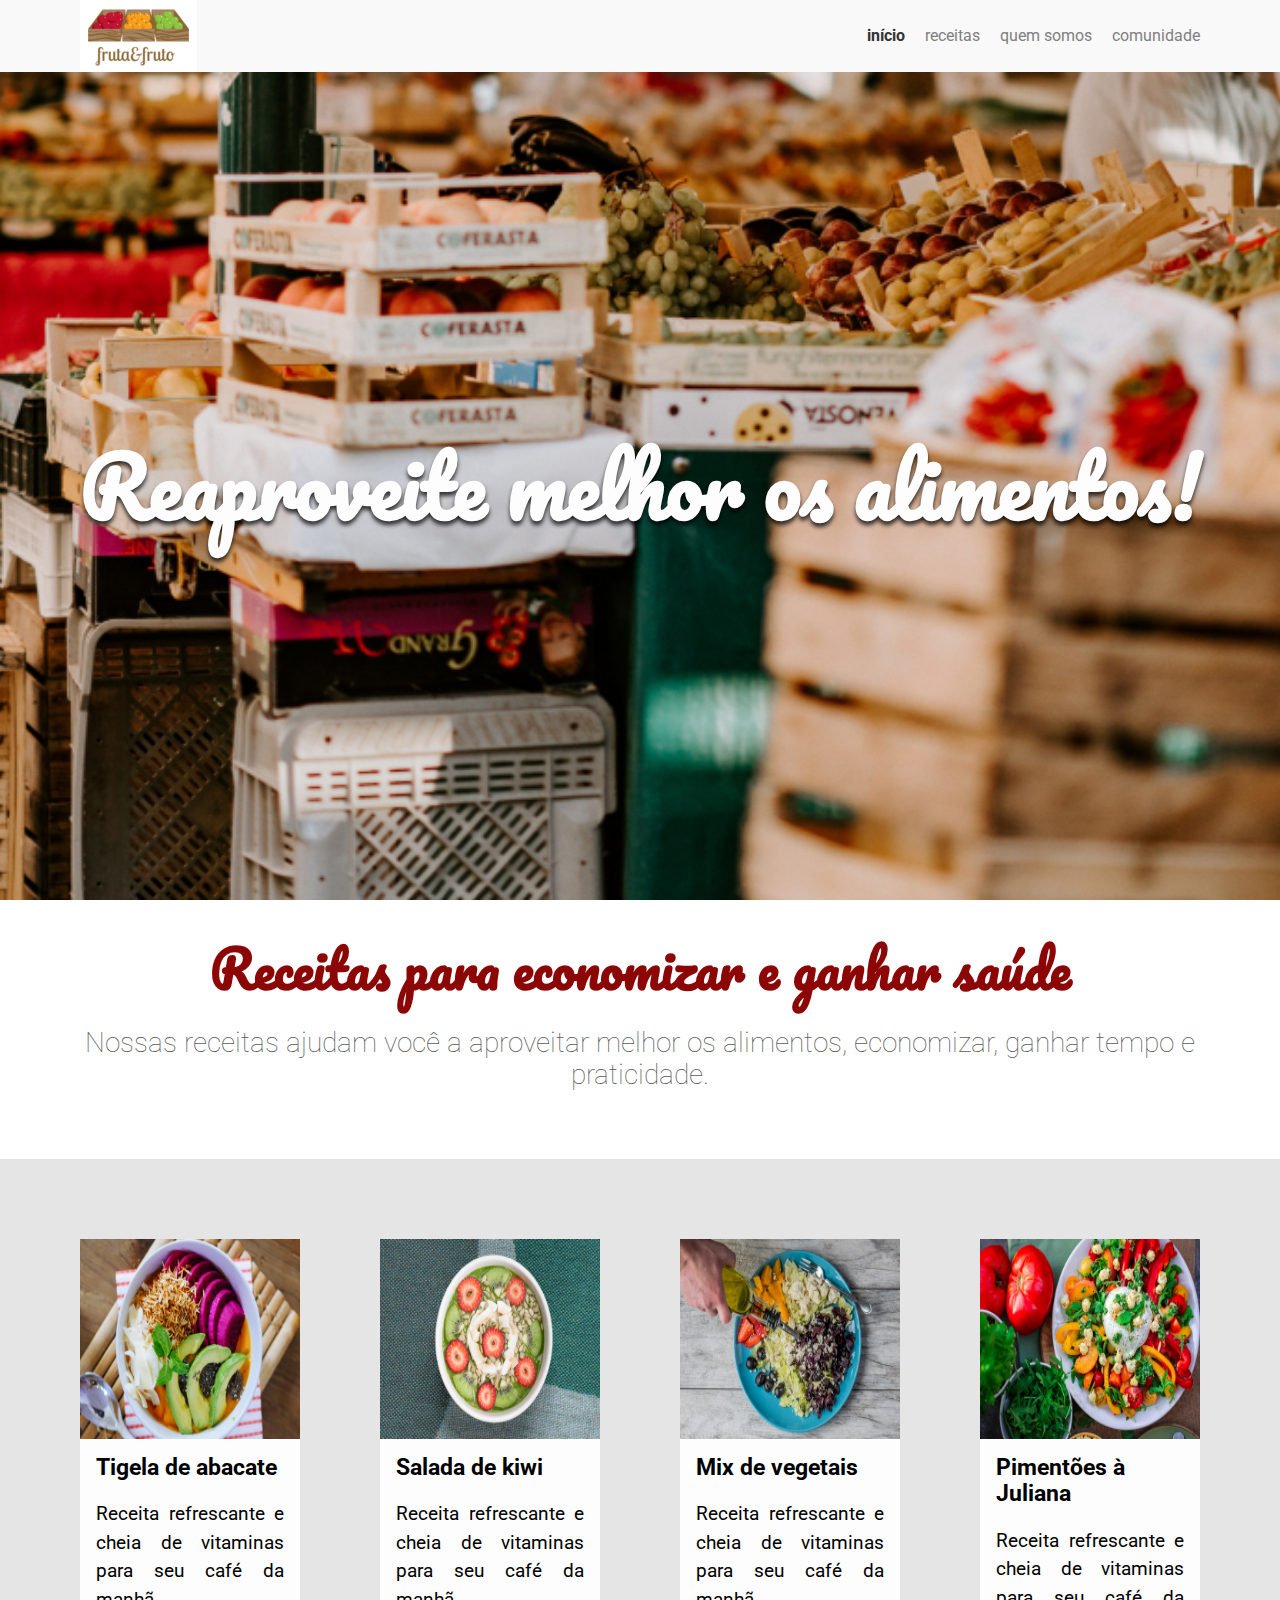
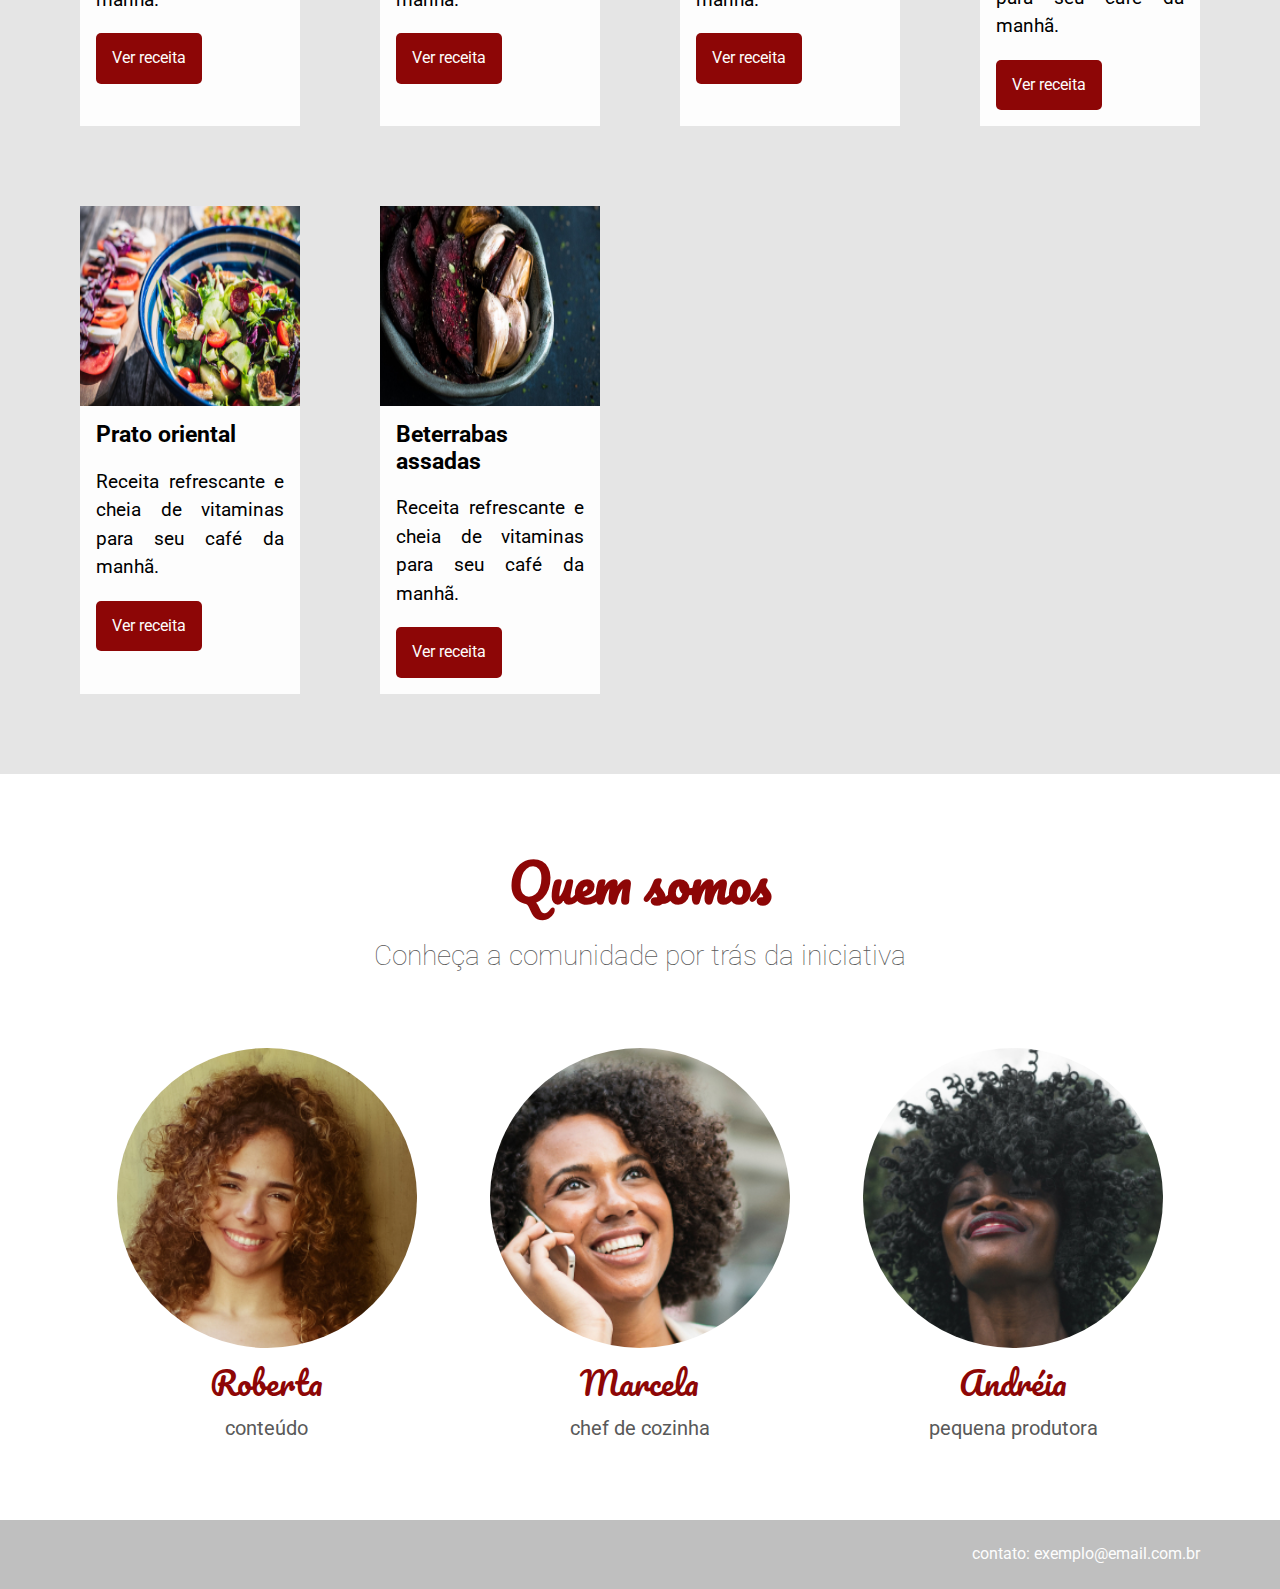
<file: arquitetura-css/index.html>
<!DOCTYPE html>
<html lang="pt-BR">
  <head>
    <link
      href="https://fonts.googleapis.com/css?family=Pacifico|Roboto:100,300,400,500,700,900"
      rel="stylesheet"
    />
    <meta charset="UTF-8" />
    <meta name="viewport" content="width=device-width, initial-scale=1.0" />
    <meta http-equiv="X-UA-Compatible" content="ie=edge" />
    <title>Fruta & Fruto</title>
    <link href="./assets/css/normalize.css" rel="stylesheet" />
    <link href="./assets/css/reset.css" rel="stylesheet" />
    <link href="./assets/css/cabecalho.css" rel="stylesheet" />
    <link href="./assets/css/menu/menu-lista.css" rel="stylesheet" />
    <link href="./assets/css/menu/menu-item.css" rel="stylesheet" />
    <link href="./assets/css/menu/menu-link.css" rel="stylesheet" />
    <link rel="stylesheet" href="./assets/css/banner/banner.css" />
    <link rel="stylesheet" href="./assets/css/banner/banner-imagem.css" />
    <link rel="stylesheet" href="./assets/css/banner/banner-titulo.css" />
    <link rel="stylesheet" href="./assets/css/sobre/sobre.css" />
    <link rel="stylesheet" href="./assets/css/sobre/sobre-titulo.css" />
    <link rel="stylesheet" href="./assets/css/sobre/sobre-descricao.css" />
    <link rel="stylesheet" href="./assets/css/receita/receita-botao.css" />
    <link rel="stylesheet" href="./assets/css/receita/receita-conteudo.css" />
    <link rel="stylesheet" href="./assets/css/receita/receita-descricao.css" />
    <link rel="stylesheet" href="./assets/css/receita/receita-imagem.css" />
    <link rel="stylesheet" href="./assets/css/receita/receita-titulo.css" />
    <link rel="stylesheet" href="./assets/css/receita/receita.css" />
    <link rel="stylesheet" href="./assets/css/receitas.css" />
    <link rel="stylesheet" href="./assets/css/quemSomos/quemSomos.css" />
    <link
      rel="stylesheet"
      href="./assets/css/quemSomos/quemSomos-descricao.css"
    />
    <link rel="stylesheet" href="./assets/css/quemSomos/quemSomos-titulo.css" />
    <link href="./assets/css/pessoas.css" rel="stylesheet" />
    <link href="./assets/css/pessoa/pessoa.css" rel="stylesheet" />
    <link href="./assets/css/pessoa/pessoa-funcao.css" rel="stylesheet" />
    <link href="./assets/css/pessoa/pessoa-imagem.css" rel="stylesheet" />
    <link href="./assets/css/pessoa/pessoa-nome.css" rel="stylesheet" />
    <link rel="stylesheet" href="./assets/css/rodape.css">
    <link rel="stylesheet" href="./assets/css/logo.css">
  </head>
  <body>
    <header class="cabecalho">
      <img class="logo" src="./assets/img/logo.jpg" alt="Fruta e Fruto" />
      <nav class="menu">
        <ul class="menu__lista">
          <li class="menu__item">
            <a class="menu__link ativo" href="#">Início</a>
          </li>
          <li class="menu__item">
            <a class="menu__link" href="#">Receitas</a>
          </li>
          <li class="menu__item">
            <a class="menu__link" href="#">Quem somos</a>
          </li>
          <li class="menu__item">
            <a class="menu__link" href="#">Comunidade</a>
          </li>
        </ul>
      </nav>
    </header>
    <main>
      <section class="banner">
        <div class="banner__imagem"></div>
        <h2 class="banner__titulo">Reaproveite melhor os alimentos!</h2>
      </section>
      <section class="sobre">
        <h2 class="sobre__titulo">Receitas para economizar e ganhar saúde</h2>
        <p class="sobre__descricao">
          Nossas receitas ajudam você a aproveitar melhor os alimentos,
          economizar, ganhar tempo e praticidade.
        </p>
      </section>
      <section class="receitas">
        <div class="receita">
          <img
            alt="Tigela de abacate"
            class="receita__imagem"
            src="./assets/img/receitas/tigela-de-abacate.jpg"
          />
          <div class="receita__conteudo">
            <h4 class="receita__titulo">Tigela de abacate</h4>
            <p class="receita__descricao">
              Receita refrescante e cheia de vitaminas para seu café da manhã.
            </p>
            <button class="receita__botao">Ver receita</button>
          </div>
        </div>
        <div class="receita">
          <img
            alt="Salada de kiwi"
            class="receita__imagem"
            src="./assets/img/receitas/salada-de-kiwi.jpg"
          />
          <div class="receita__conteudo">
            <h4 class="receita__titulo">Salada de kiwi</h4>
            <p class="receita__descricao">
              Receita refrescante e cheia de vitaminas para seu café da manhã.
            </p>
            <button class="receita__botao">Ver receita</button>
          </div>
        </div>
        <div class="receita">
          <img
            alt="Mix de vegetais"
            class="receita__imagem"
            src="./assets/img/receitas/mix-de-vegetais.jpg"
          />
          <div class="receita__conteudo">
            <h4 class="receita__titulo">Mix de vegetais</h4>
            <p class="receita__descricao">
              Receita refrescante e cheia de vitaminas para seu café da manhã.
            </p>
            <button class="receita__botao">Ver receita</button>
          </div>
        </div>
        <div class="receita">
          <img
            alt="Pimentões à Juliana"
            class="receita__imagem"
            src="./assets/img/receitas/pimentoes-a-juliana.jpg"
          />
          <div class="receita__conteudo">
            <h4 class="receita__titulo">Pimentões à Juliana</h4>
            <p class="receita__descricao">
              Receita refrescante e cheia de vitaminas para seu café da manhã.
            </p>
            <button class="receita__botao">Ver receita</button>
          </div>
        </div>
        <div class="receita">
          <img
            alt="Prato oriental"
            class="receita__imagem"
            src="./assets/img/receitas/prato-oriental.jpg"
          />
          <div class="receita__conteudo">
            <h4 class="receita__titulo">Prato oriental</h4>
            <p class="receita__descricao">
              Receita refrescante e cheia de vitaminas para seu café da manhã.
            </p>
            <button class="receita__botao">Ver receita</button>
          </div>
        </div>
        <div class="receita">
          <img
            alt="Beterrabas assadas"
            class="receita__imagem"
            src="./assets/img/receitas/beterrabas-assadas.jpg"
          />
          <div class="receita__conteudo">
            <h4 class="receita__titulo">Beterrabas assadas</h4>
            <p class="receita__descricao">
              Receita refrescante e cheia de vitaminas para seu café da manhã.
            </p>
            <button class="receita__botao">Ver receita</button>
          </div>
        </div>
      </section>
      <section class="quem-somos">
        <h3 class="quem-somos__titulo">Quem somos</h3>
        <p class="quem-somos__descricao">
          Conheça a comunidade por trás da iniciativa
        </p>
        <div class="pessoas">
          <div class="pessoa">
            <div class="pessoa__imagem pessoa__imagem--roberta"></div>
            <span class="pessoa__nome">Roberta</span>
            <span class="pessoa__funcao">Conteúdo</span>
          </div>
          <div class="pessoa">
            <div class="pessoa__imagem pessoa__imagem--marcela"></div>
            <span class="pessoa__nome">Marcela</span>
            <span class="pessoa__funcao">Chef de cozinha</span>
          </div>
          <div class="pessoa">
            <div class="pessoa__imagem pessoa__imagem--andreia"></div>
            <span class="pessoa__nome">Andréia</span>
            <span class="pessoa__funcao">Pequena Produtora</span>
          </div>
        </div>
      </section>
    </main>
    <footer class="rodape">Contato: exemplo@email.com.br</footer>
  </body>
</html>
</file>
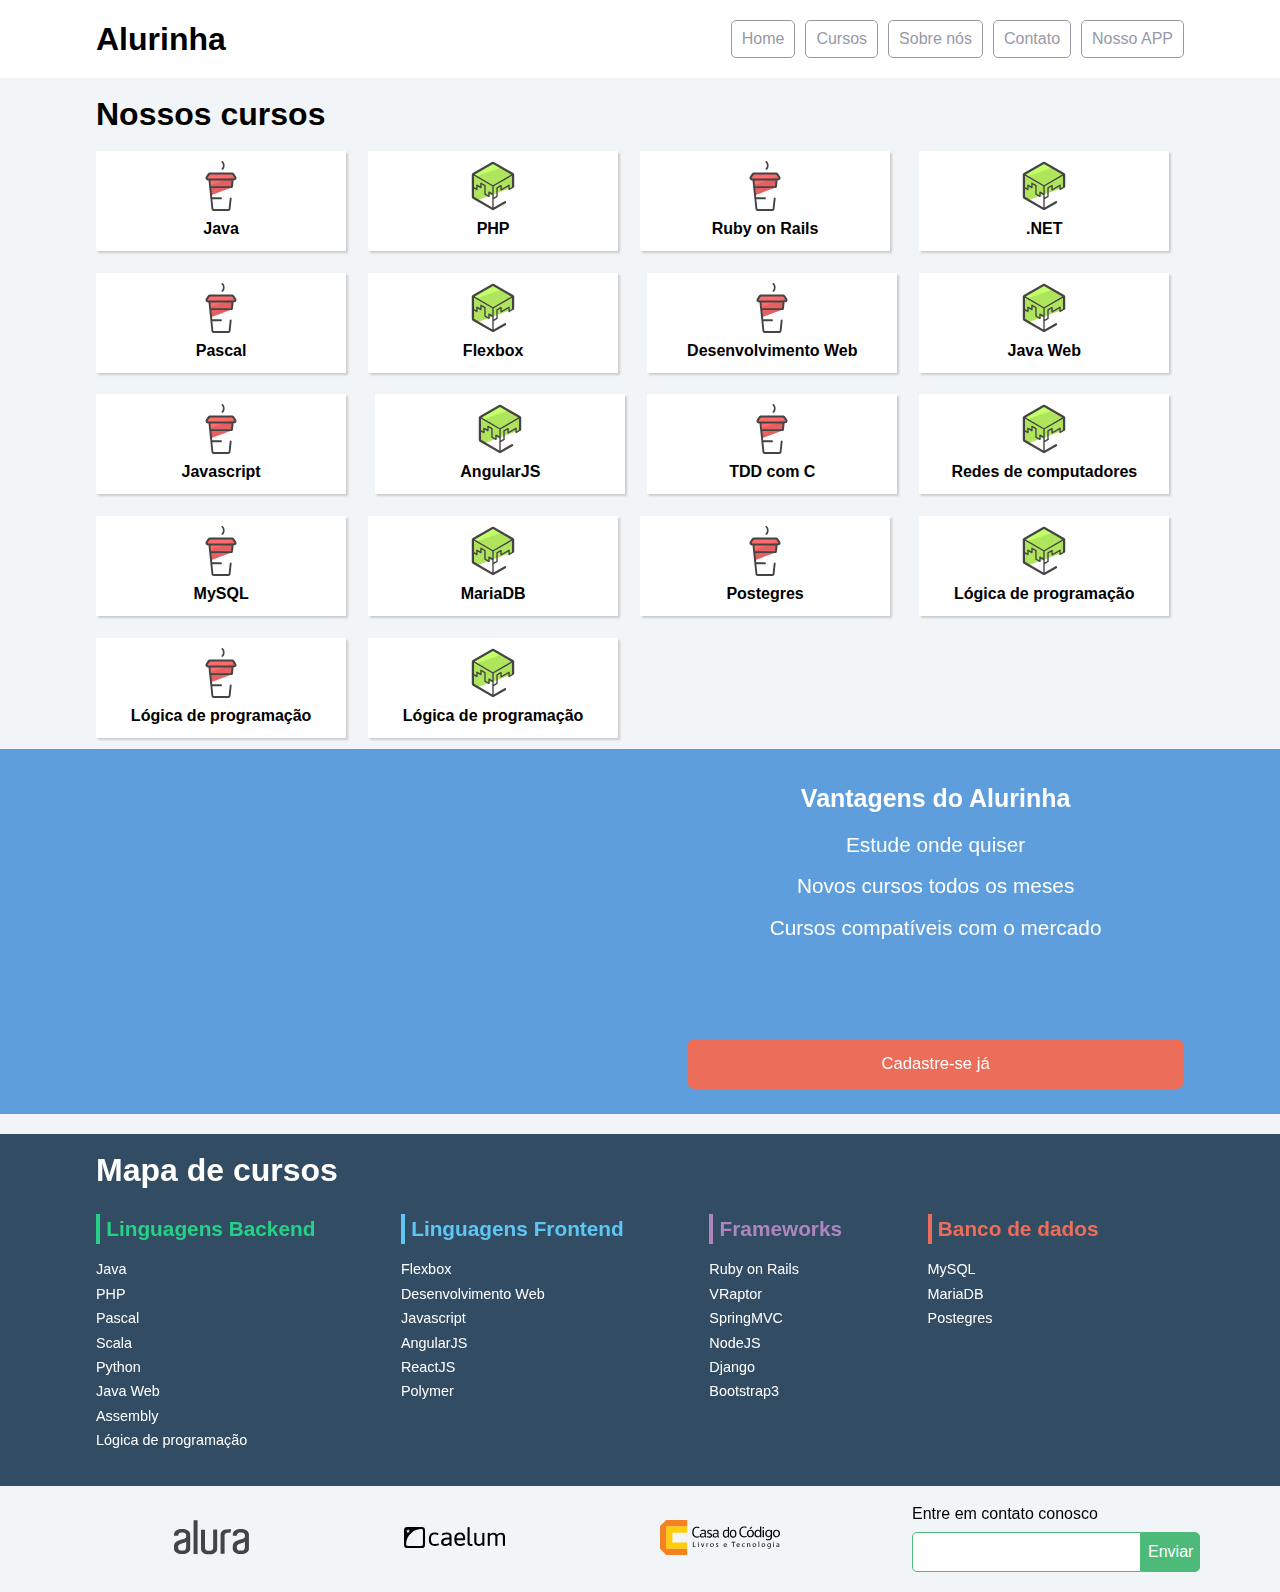
<file: flexbox/index.html>
<!DOCTYPE html>
<html>
  <head>
    <meta charset="utf-8" />
    <meta name="viewport" content="width=device-width, initial-scale=1" />
    <title>Alurinha | Cursos online</title>
    <link rel="stylesheet" href="css/reset.css" />
    <link rel="stylesheet" href="css/style.css" />
    <link rel="stylesheet" href="css/flexbox.css" />
  </head>
  <body>
    <header class="cabecalhoPrincipal">
      <div class="container">
        <h1 class="cabecalhoPrincipal-titulo">
          <a href="#">Alurinha</a>
        </h1>

        <nav class="cabecalhoPrincipal-nav">
          <a class="cabecalhoPrincipal-nav-link" href="#">Home</a>
          <a class="cabecalhoPrincipal-nav-link" href="#">Cursos</a>
          <a class="cabecalhoPrincipal-nav-link" href="#">Sobre nós</a>
          <a class="cabecalhoPrincipal-nav-link" href="#">Contato</a>
          <a
            class="cabecalhoPrincipal-nav-link cabecalhoPrincipal-nav-link-app"
            href="#"
            >Nosso APP</a
          >
        </nav>
      </div>
    </header>

    <main class="conteudoPrincipal">
      <div class="container">
        <h2 class="subtitulo">Nossos cursos</h2>

        <nav>
          <ul class="conteudoPrincipal-cursos">
            <li class="conteudoPrincipal-cursos-link"><a href="#">Java</a></li>
            <li class="conteudoPrincipal-cursos-link"><a href="#">PHP</a></li>
            <li class="conteudoPrincipal-cursos-link">
              <a href="#">Ruby on Rails</a>
            </li>
            <li class="conteudoPrincipal-cursos-link"><a href="#">.NET</a></li>
            <li class="conteudoPrincipal-cursos-link">
              <a href="#">Pascal</a>
            </li>
            <li class="conteudoPrincipal-cursos-link">
              <a href="#">Flexbox</a>
            </li>
            <li class="conteudoPrincipal-cursos-link">
              <a href="#">Desenvolvimento Web</a>
            </li>
            <li class="conteudoPrincipal-cursos-link">
              <a href="#">Java Web</a>
            </li>
            <li class="conteudoPrincipal-cursos-link">
              <a href="#">Javascript</a>
            </li>
            <li class="conteudoPrincipal-cursos-link">
              <a href="#">AngularJS</a>
            </li>
            <li class="conteudoPrincipal-cursos-link">
              <a href="#">TDD com C</a>
            </li>
            <li class="conteudoPrincipal-cursos-link">
              <a href="#">Redes de computadores</a>
            </li>
            <li class="conteudoPrincipal-cursos-link"><a href="#">MySQL</a></li>
            <li class="conteudoPrincipal-cursos-link">
              <a href="#">MariaDB</a>
            </li>
            <li class="conteudoPrincipal-cursos-link">
              <a href="#">Postegres</a>
            </li>
            <li class="conteudoPrincipal-cursos-link">
              <a href="#">Lógica de programação</a>
            </li>
            <li class="conteudoPrincipal-cursos-link">
              <a href="#">Lógica de programação</a>
            </li>
            <li class="conteudoPrincipal-cursos-link">
              <a href="#">Lógica de programação</a>
            </li>
          </ul>
        </nav>
      </div>

      <section class="videoSobre">
        <div class="container">
          <iframe
            class="videoSobre-video"
            width="560"
            height="315"
            src="https://www.youtube.com/embed/bIlOsJzBVaY?list=PLh2Y_pKOa4UcF1BYPJR3EIMRi3nWAUxIp"
            frameborder="0"
            allowfullscreen
          ></iframe>

          <div class="videoSobre-sobre">
            <h2 class="videoSobre-sobre-title">Vantagens do Alurinha</h2>
            <ul class="videoSobre-sobre-list">
              <li class="videoSobre-sobre-item">Estude onde quiser</li>
              <li class="videoSobre-sobre-item">Novos cursos todos os meses</li>
              <li class="videoSobre-sobre-item">
                Cursos compatíveis com o mercado
              </li>
            </ul>
            <button class="videoSobre-button">Cadastre-se já</button>
          </div>
        </div>
      </section>
    </main>

    <footer class="rodapePrincipal">
      <div class="container">
        <section class="rodapePrincipal-navMap">
          <h3 class="subtitulo">Mapa de cursos</h3>
          <nav class="rodapePrincipal-navMap-list">
            <h4 class="navmap-list-title navmap-list-title-backend">
              Linguagens Backend
            </h4>
            <a class="rodapePrincipal-navMap-link" href="#">Java</a>
            <a class="rodapePrincipal-navMap-link" href="#">PHP</a>
            <a class="rodapePrincipal-navMap-link" href="#">Pascal</a>
            <a class="rodapePrincipal-navMap-link" href="#">Scala</a>
            <a class="rodapePrincipal-navMap-link" href="#">Python</a>
            <a class="rodapePrincipal-navMap-link" href="#">Java Web</a>
            <a class="rodapePrincipal-navMap-link" href="#">Assembly</a>
            <a class="rodapePrincipal-navMap-link" href="#"
              >Lógica de programação</a
            >

            <h4 class="navmap-list-title navmap-list-title-frontend">
              Linguagens Frontend
            </h4>
            <a class="rodapePrincipal-navMap-link" href="#">Flexbox</a>
            <a class="rodapePrincipal-navMap-link" href="#"
              >Desenvolvimento Web</a
            >
            <a class="rodapePrincipal-navMap-link" href="#">Javascript</a>
            <a class="rodapePrincipal-navMap-link" href="#">AngularJS</a>
            <a class="rodapePrincipal-navMap-link" href="#">ReactJS</a>
            <a class="rodapePrincipal-navMap-link" href="#">Polymer</a>

            <h4 class="navmap-list-title navmap-list-title-framework">
              Frameworks
            </h4>
            <a class="rodapePrincipal-navMap-link" href="#">Ruby on Rails</a>
            <a class="rodapePrincipal-navMap-link" href="#">VRaptor</a>
            <a class="rodapePrincipal-navMap-link" href="#">SpringMVC</a>
            <a class="rodapePrincipal-navMap-link" href="#">NodeJS</a>
            <a class="rodapePrincipal-navMap-link" href="#">Django</a>
            <a class="rodapePrincipal-navMap-link" href="#">Bootstrap3</a>

            <h4 class="navmap-list-title navmap-list-title-bancoDeDados">
              Banco de dados
            </h4>
            <a class="rodapePrincipal-navMap-link" href="#">MySQL</a>
            <a class="rodapePrincipal-navMap-link" href="#">MariaDB</a>
            <a class="rodapePrincipal-navMap-link" href="#">Postegres</a>
          </nav>
        </section>
      </div>

      <section class="rodapePrincipal-patrocinadores">
        <div class="container">
          <ul class="rodapePrincipal-patrocinadores-list">
            <li>
              <a
                class="rodapePrincipal-patrocinadores-list-link patrocinadores-list-link-alura"
                href="#"
              >
                <img src="img/logos/alura.svg" alt="Logo da Alura" />
              </a>
            </li>
            <li>
              <a
                class="rodapePrincipal-patrocinadores-list-link patrocinadores-list-link-caelum"
                href="#"
              >
                <img src="img/logos/caelum.svg" alt="Logo da Caelum" />
              </a>
            </li>
            <li>
              <a
                class="rodapePrincipal-patrocinadores-list-link patrocinadores-list-link-casaDoCodigo"
                href="#"
              >
                <img src="img/logos/cdc.svg" alt="Logo da Casa do Código" />
              </a>
            </li>
          </ul>
          <form class="rodapePrincipal-contatoForm" action="#">
            <fieldset>
              <legend
                class="rodapePrincipal-contatoForm-legend"
                for="email-contato"
              >
                Entre em contato conosco
              </legend>
              <div class="rodapePrincipal-contatoForm-fieldset">
                <input
                  class="rodapePrincipal-contatoForm-emailInput"
                  type="email"
                  name="email-contato"
                  id="email-contato"
                />
                <button
                  class="rodapePrincipal-contatoForm-submit"
                  type="submit"
                >
                  Enviar
                </button>
              </div>
            </fieldset>
          </form>
        </div>
      </section>
    </footer>
  </body>
</html>
</file>
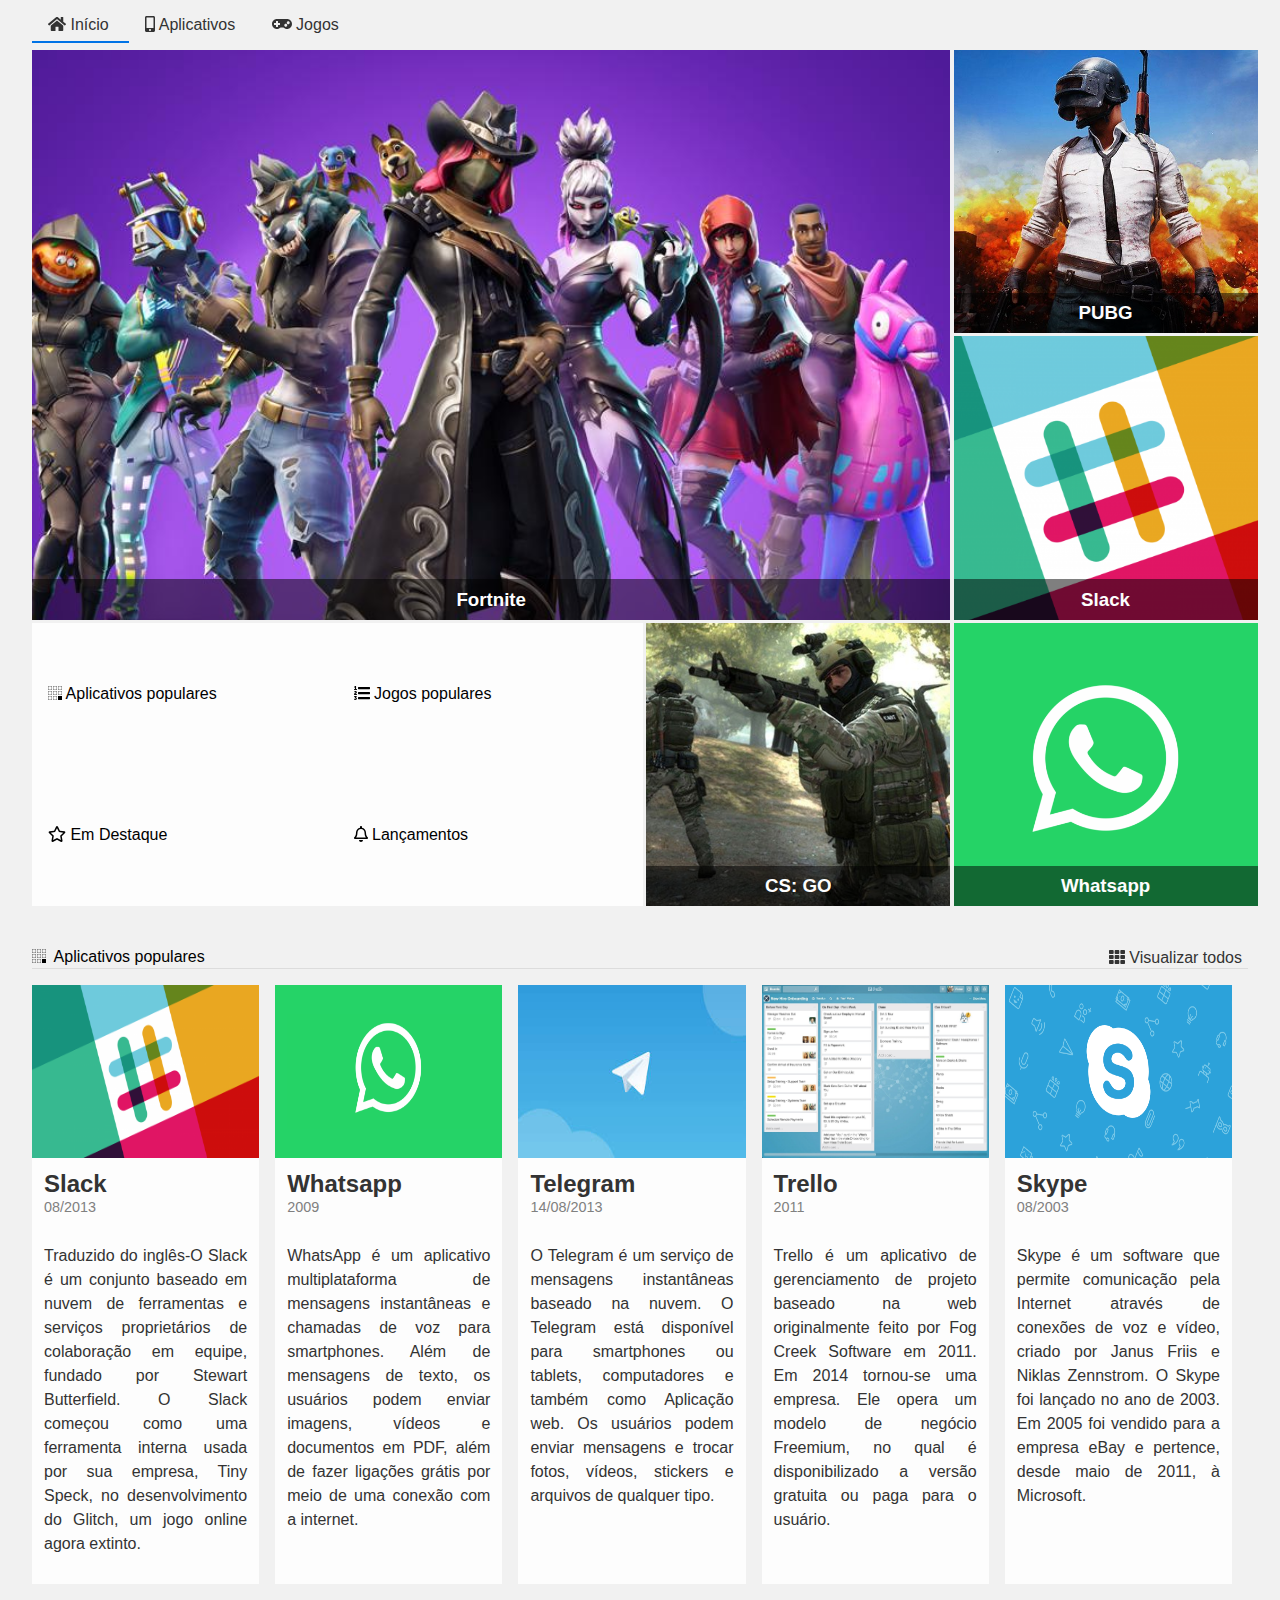
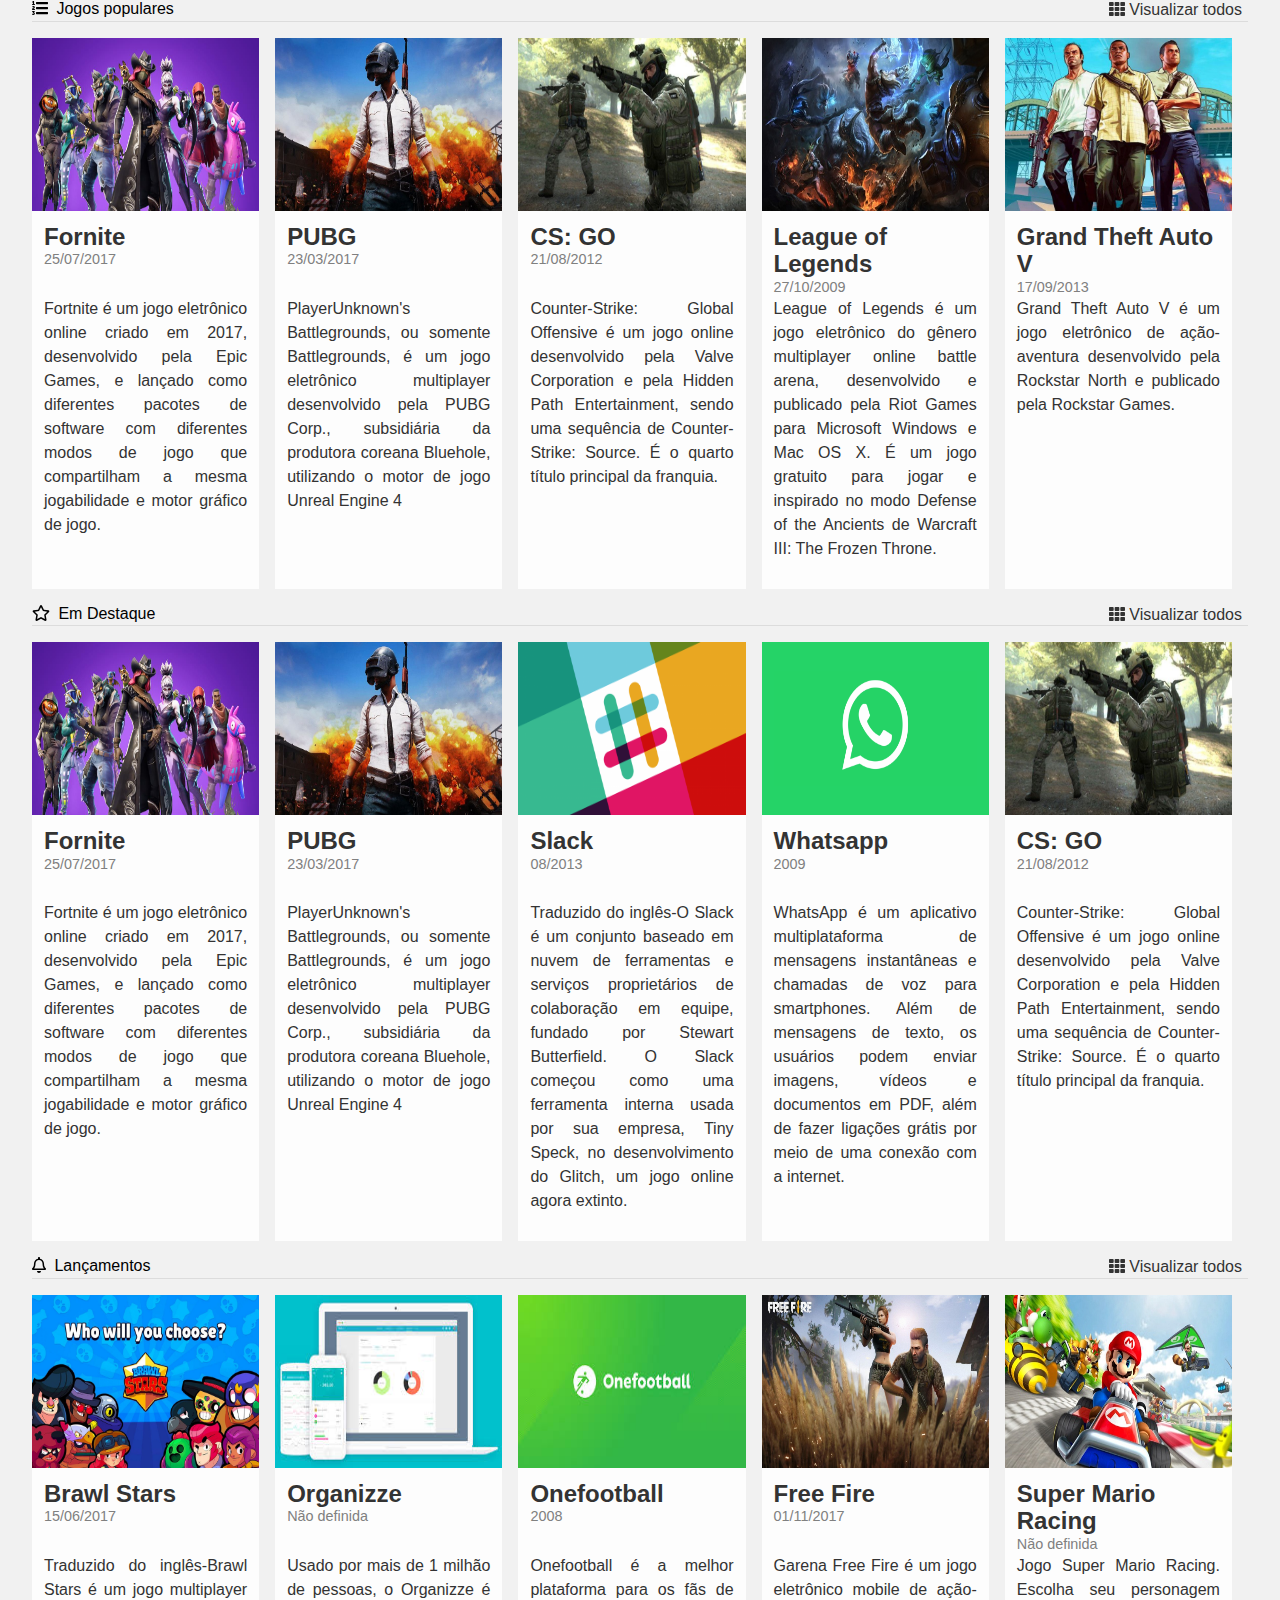
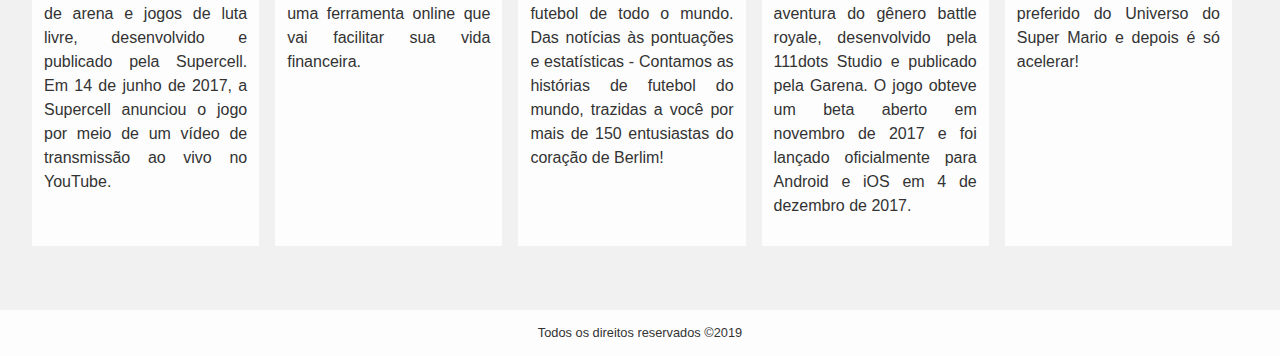
<file: grid/index.html>
<!DOCTYPE html>
<html lang="en">
  <head>
    <meta charset="UTF-8" />
    <meta name="viewport" content="width=device-width, initial-scale=1.0" />
    <meta http-equiv="X-UA-Compatible" content="ie=edge" />
    <title>Alura Store | Baixe nossos aplicativos e jogos</title>
    <link href="./assets/css/normalize.css" rel="stylesheet" />
    <link href="./assets/css/reset.css" rel="stylesheet" />
    <link href="./assets/css/style.css" rel="stylesheet" />
    <link rel="stylesheet" href="./assets/css/destaques.css" />
    <link rel="stylesheet" href="./assets/css/populares.css" />
    <link rel="stylesheet" href="./assets/css/menu.css">
    <link rel="stylesheet" href="./assets/css/responsivo.css">
  </head>
  <body class="app">
    <header class="cabecalho">
        <nav class="menu">
            <ul class="menu__lista">
                <li class="menu__item">
                    <a class="menu__link ativo" href="#">
                        <i class="fas fa-home"></i>
                        Início
                    </a>
                    <a class="menu__link" href="#">
                        <i class="fas fa-mobile-alt"></i>
                        Aplicativos</a>
                    <a class="menu__link" href="#">
                        <i class="fas fa-gamepad"></i>
                        Jogos
                    </a>
                </li>
            </ul>
        </nav>
    </header>
    <main class="conteudo">
      <section class="destaques">
        <div class="destaques__principal caixa">
          <h3 class="destaques__titulo">Fortnite</h3>
        </div>
        <div class="destaques__secundario caixa">
          <h3 class="destaques__titulo">PUBG</h3>
        </div>
        <div class="destaques__secundario caixa">
          <h3 class="destaques__titulo">Slack</h3>
        </div>
        <div class="destaques__secundario caixa">
          <h3 class="destaques__titulo">Whatsapp</h3>
        </div>
        <div class="destaques__secundario caixa">
          <h3 class="destaques__titulo">CS: GO</h3>
        </div>
        <div class="destaques__categorias">
          <ul class="destaques__categorias___lista">
            <li class="destaques__categorias___item">
              <a class="destaques__categorias___link" href="#">
                <i
                  class="destaques__categorias___icone fab fa-buromobelexperte"
                ></i>
                Aplicativos populares
              </a>
            </li>
            <li class="destaques__categorias___item">
              <a class="destaques__categorias___link" href="#">
                <i class="fas fa-list-ol"></i>
                Jogos populares
              </a>
            </li>
            <li class="destaques__categorias___item">
              <a class="destaques__categorias___link" href="#">
                <i class="far fa-star"></i>
                Em Destaque
              </a>
            </li>
            <li class="destaques__categorias___item">
              <a class="destaques__categorias___link" href="#">
                <i class="far fa-bell"></i>
                Lançamentos
              </a>
            </li>
          </ul>
        </div>
      </section>
      <section class="populares">
        <div class="populares__itens">
          <div class="populares__info">
            <div class="populares__cabecalho">
              <h4 class="populares__titulo">
                <i class="populares__icone fab fa-buromobelexperte"></i>
                Aplicativos populares
              </h4>
              <button class="populares__botao">
                <i class="fas fa-th"></i>
                Visualizar todos
              </button>
            </div>
          </div>
          <div class="populares__conteudo">
            <div class="populares__card">
              <img
                class="populares__card___imagem"
                src="./assets/img/slack.png"
              />
              <div class="populares__card___corpo">
                <div class="populares__card___cabecalho">
                  <h5 class="populares__card___titulo">Slack</h5>
                  <time class="populares__card___data" datetime="2013-08-01"
                    >08/2013</time
                  >
                </div>
                <div class="populares__card___descricao">
                  Traduzido do inglês-O Slack é um conjunto baseado em nuvem de
                  ferramentas e serviços proprietários de colaboração em equipe,
                  fundado por Stewart Butterfield. O Slack começou como uma
                  ferramenta interna usada por sua empresa, Tiny Speck, no
                  desenvolvimento do Glitch, um jogo online agora extinto.
                </div>
              </div>
            </div>
            <div class="populares__card">
              <img
                class="populares__card___imagem"
                src="./assets/img/whatsapp.png"
              />
              <div class="populares__card___corpo">
                <div class="populares__card___cabecalho">
                  <h5 class="populares__card___titulo">Whatsapp</h5>
                  <time class="populares__card___data" datetime="20090-01-01"
                    >2009</time
                  >
                </div>
                <div class="populares__card___descricao">
                  WhatsApp é um aplicativo multiplataforma de mensagens
                  instantâneas e chamadas de voz para smartphones. Além de
                  mensagens de texto, os usuários podem enviar imagens, vídeos e
                  documentos em PDF, além de fazer ligações grátis por meio de
                  uma conexão com a internet.
                </div>
              </div>
            </div>
            <div class="populares__card">
              <img
                class="populares__card___imagem"
                src="./assets/img/telegram.jpeg"
              />
              <div class="populares__card___corpo">
                <div class="populares__card___cabecalho">
                  <h5 class="populares__card___titulo">Telegram</h5>
                  <time class="populares__card___data" datetime="2013-08-14"
                    >14/08/2013</time
                  >
                </div>
                <div class="populares__card___descricao">
                  O Telegram é um serviço de mensagens instantâneas baseado na
                  nuvem. O Telegram está disponível para smartphones ou tablets,
                  computadores e também como Aplicação web. Os usuários podem
                  enviar mensagens e trocar fotos, vídeos, stickers e arquivos
                  de qualquer tipo.
                </div>
              </div>
            </div>
            <div class="populares__card">
              <img
                class="populares__card___imagem"
                src="./assets/img/trello.jpg"
              />
              <div class="populares__card___corpo">
                <div class="populares__card___cabecalho">
                  <h5 class="populares__card___titulo">Trello</h5>
                  <time class="populares__card___data" datetime="2011-01-01"
                    >2011</time
                  >
                </div>
                <div class="populares__card___descricao">
                  Trello é um aplicativo de gerenciamento de projeto baseado na
                  web originalmente feito por Fog Creek Software em 2011. Em
                  2014 tornou-se uma empresa. Ele opera um modelo de negócio
                  Freemium, no qual é disponibilizado a versão gratuita ou paga
                  para o usuário.
                </div>
              </div>
            </div>
            <div class="populares__card">
              <img
                class="populares__card___imagem"
                src="./assets/img/skype.png"
              />
              <div class="populares__card___corpo">
                <div class="populares__card___cabecalho">
                  <h5 class="populares__card___titulo">Skype</h5>
                  <time class="populares__card___data" datetime="2003-08-01"
                    >08/2003</time
                  >
                </div>
                <div class="populares__card___descricao">
                  Skype é um software que permite comunicação pela Internet
                  através de conexões de voz e vídeo, criado por Janus Friis e
                  Niklas Zennstrom. O Skype foi lançado no ano de 2003. Em 2005
                  foi vendido para a empresa eBay e pertence, desde maio de
                  2011, à Microsoft.
                </div>
              </div>
            </div>
          </div>
        </div>
        <div class="populares__itens">
          <div class="populares__info">
            <div class="populares__cabecalho">
              <h4 class="populares__titulo">
                <i class="populares__icone fas fa-list-ol"></i>
                Jogos populares
              </h4>
              <button class="populares__botao">
                <i class="fas fa-th"></i>
                Visualizar todos
              </button>
            </div>
          </div>
          <div class="populares__conteudo">
            <div class="populares__card">
              <img
                class="populares__card___imagem"
                src="./assets/img/fortnite.jpg"
              />
              <div class="populares__card___corpo">
                <div class="populares__card___cabecalho">
                  <h5 class="populares__card___titulo">Fornite</h5>
                  <time class="populares__card___data" datetime="2017-07-25"
                    >25/07/2017</time
                  >
                </div>
                <div class="populares__card___descricao">
                  Fortnite é um jogo eletrônico online criado em 2017,
                  desenvolvido pela Epic Games, e lançado como diferentes
                  pacotes de software com diferentes modos de jogo que
                  compartilham a mesma jogabilidade e motor gráfico de jogo.
                </div>
              </div>
            </div>
            <div class="populares__card">
              <img
                class="populares__card___imagem"
                src="./assets/img/pubg.jpg"
              />
              <div class="populares__card___corpo">
                <div class="populares__card___cabecalho">
                  <h5 class="populares__card___titulo">PUBG</h5>
                  <time class="populares__card___data" datetime="2017-03-23"
                    >23/03/2017</time
                  >
                </div>
                <div class="populares__card___descricao">
                  PlayerUnknown's Battlegrounds, ou somente Battlegrounds, é um
                  jogo eletrônico multiplayer desenvolvido pela PUBG Corp.,
                  subsidiária da produtora coreana Bluehole, utilizando o motor
                  de jogo Unreal Engine 4
                </div>
              </div>
            </div>
            <div class="populares__card">
              <img
                class="populares__card___imagem"
                src="./assets/img/cs-go.jpg"
              />
              <div class="populares__card___corpo">
                <div class="populares__card___cabecalho">
                  <h5 class="populares__card___titulo">CS: GO</h5>
                  <time class="populares__card___data" datetime="2012-08-21"
                    >21/08/2012</time
                  >
                </div>
                <div class="populares__card___descricao">
                  Counter-Strike: Global Offensive é um jogo online desenvolvido
                  pela Valve Corporation e pela Hidden Path Entertainment, sendo
                  uma sequência de Counter-Strike: Source. É o quarto título
                  principal da franquia.
                </div>
              </div>
            </div>
            <div class="populares__card">
              <img
                class="populares__card___imagem"
                src="./assets/img/lol.jpg"
              />
              <div class="populares__card___corpo">
                <div class="populares__card___cabecalho">
                  <h5 class="populares__card___titulo">League of Legends</h5>
                  <time class="populares__card___data" datetime="2009-10-27"
                    >27/10/2009</time
                  >
                </div>
                <div class="populares__card___descricao">
                  League of Legends é um jogo eletrônico do gênero multiplayer
                  online battle arena, desenvolvido e publicado pela Riot Games
                  para Microsoft Windows e Mac OS X. É um jogo gratuito para
                  jogar e inspirado no modo Defense of the Ancients de Warcraft
                  III: The Frozen Throne.
                </div>
              </div>
            </div>
            <div class="populares__card">
              <img
                class="populares__card___imagem"
                src="./assets/img/gta-v.jpg"
              />
              <div class="populares__card___corpo">
                <div class="populares__card___cabecalho">
                  <h5 class="populares__card___titulo">Grand Theft Auto V</h5>
                  <time class="populares__card___data" datetime="2013-09-17"
                    >17/09/2013</time
                  >
                </div>
                <div class="populares__card___descricao">
                  Grand Theft Auto V é um jogo eletrônico de ação-aventura
                  desenvolvido pela Rockstar North e publicado pela Rockstar
                  Games.
                </div>
              </div>
            </div>
          </div>
        </div>
        <div class="populares__itens">
          <div class="populares__info">
            <div class="populares__cabecalho">
              <h4 class="populares__titulo">
                <i class="populares__icone far fa-star"></i>
                Em Destaque
              </h4>
              <button class="populares__botao">
                <i class="fas fa-th"></i>
                Visualizar todos
              </button>
            </div>
          </div>
          <div class="populares__conteudo">
            <div class="populares__card">
              <img
                class="populares__card___imagem"
                src="./assets/img/fortnite.jpg"
              />
              <div class="populares__card___corpo">
                <div class="populares__card___cabecalho">
                  <h5 class="populares__card___titulo">Fornite</h5>
                  <time class="populares__card___data" datetime="2017-07-25"
                    >25/07/2017</time
                  >
                </div>
                <div class="populares__card___descricao">
                  Fortnite é um jogo eletrônico online criado em 2017,
                  desenvolvido pela Epic Games, e lançado como diferentes
                  pacotes de software com diferentes modos de jogo que
                  compartilham a mesma jogabilidade e motor gráfico de jogo.
                </div>
              </div>
            </div>
            <div class="populares__card">
              <img
                class="populares__card___imagem"
                src="./assets/img/pubg.jpg"
              />
              <div class="populares__card___corpo">
                <div class="populares__card___cabecalho">
                  <h5 class="populares__card___titulo">PUBG</h5>
                  <time class="populares__card___data" datetime="2017-03-23"
                    >23/03/2017</time
                  >
                </div>
                <div class="populares__card___descricao">
                  PlayerUnknown's Battlegrounds, ou somente Battlegrounds, é um
                  jogo eletrônico multiplayer desenvolvido pela PUBG Corp.,
                  subsidiária da produtora coreana Bluehole, utilizando o motor
                  de jogo Unreal Engine 4
                </div>
              </div>
            </div>
            <div class="populares__card">
              <img
                class="populares__card___imagem"
                src="./assets/img/slack.png"
              />
              <div class="populares__card___corpo">
                <div class="populares__card___cabecalho">
                  <h5 class="populares__card___titulo">Slack</h5>
                  <time class="populares__card___data" datetime="2013-08-01"
                    >08/2013</time
                  >
                </div>
                <div class="populares__card___descricao">
                  Traduzido do inglês-O Slack é um conjunto baseado em nuvem de
                  ferramentas e serviços proprietários de colaboração em equipe,
                  fundado por Stewart Butterfield. O Slack começou como uma
                  ferramenta interna usada por sua empresa, Tiny Speck, no
                  desenvolvimento do Glitch, um jogo online agora extinto.
                </div>
              </div>
            </div>
            <div class="populares__card">
              <img
                class="populares__card___imagem"
                src="./assets/img/whatsapp.png"
              />
              <div class="populares__card___corpo">
                <div class="populares__card___cabecalho">
                  <h5 class="populares__card___titulo">Whatsapp</h5>
                  <time class="populares__card___data" datetime="20090-01-01"
                    >2009</time
                  >
                </div>
                <div class="populares__card___descricao">
                  WhatsApp é um aplicativo multiplataforma de mensagens
                  instantâneas e chamadas de voz para smartphones. Além de
                  mensagens de texto, os usuários podem enviar imagens, vídeos e
                  documentos em PDF, além de fazer ligações grátis por meio de
                  uma conexão com a internet.
                </div>
              </div>
            </div>
            <div class="populares__card">
              <img
                class="populares__card___imagem"
                src="./assets/img/cs-go.jpg"
              />
              <div class="populares__card___corpo">
                <div class="populares__card___cabecalho">
                  <h5 class="populares__card___titulo">CS: GO</h5>
                  <time class="populares__card___data" datetime="2012-08-21"
                    >21/08/2012</time
                  >
                </div>
                <div class="populares__card___descricao">
                  Counter-Strike: Global Offensive é um jogo online desenvolvido
                  pela Valve Corporation e pela Hidden Path Entertainment, sendo
                  uma sequência de Counter-Strike: Source. É o quarto título
                  principal da franquia.
                </div>
              </div>
            </div>
          </div>
        </div>
        <div class="populares__itens">
          <div class="populares__info">
            <div class="populares__cabecalho">
              <h4 class="populares__titulo">
                <i class="populares__icone far fa-bell"></i>
                Lançamentos
              </h4>
              <button class="populares__botao">
                <i class="fas fa-th"></i>
                Visualizar todos
              </button>
            </div>
          </div>
          <div class="populares__conteudo">
            <div class="populares__card">
              <img
                class="populares__card___imagem"
                src="./assets/img/brawl-stars.jpg"
              />
              <div class="populares__card___corpo">
                <div class="populares__card___cabecalho">
                  <h5 class="populares__card___titulo">Brawl Stars</h5>
                  <time class="populares__card___data" datetime="2017-06-15"
                    >15/06/2017</time
                  >
                </div>
                <div class="populares__card___descricao">
                  Traduzido do inglês-Brawl Stars é um jogo multiplayer de arena
                  e jogos de luta livre, desenvolvido e publicado pela
                  Supercell. Em 14 de junho de 2017, a Supercell anunciou o jogo
                  por meio de um vídeo de transmissão ao vivo no YouTube.
                </div>
              </div>
            </div>
            <div class="populares__card">
              <img
                class="populares__card___imagem"
                src="./assets/img/organizze.jpeg"
              />
              <div class="populares__card___corpo">
                <div class="populares__card___cabecalho">
                  <h5 class="populares__card___titulo">Organizze</h5>
                  <time class="populares__card___data" datetime=""
                    >Não definida</time
                  >
                </div>
                <div class="populares__card___descricao">
                  Usado por mais de 1 milhão de pessoas, o Organizze é uma
                  ferramenta online que vai facilitar sua vida financeira.
                </div>
              </div>
            </div>
            <div class="populares__card">
              <img
                class="populares__card___imagem"
                src="./assets/img/onefotball.jpeg"
              />
              <div class="populares__card___corpo">
                <div class="populares__card___cabecalho">
                  <h5 class="populares__card___titulo">Onefootball</h5>
                  <time class="populares__card___data" datetime="2008-01-01"
                    >2008</time
                  >
                </div>
                <div class="populares__card___descricao">
                  Onefootball é a melhor plataforma para os fãs de futebol de
                  todo o mundo. Das notícias às pontuações e estatísticas -
                  Contamos as histórias de futebol do mundo, trazidas a você por
                  mais de 150 entusiastas do coração de Berlim!
                </div>
              </div>
            </div>
            <div class="populares__card">
              <img
                class="populares__card___imagem"
                src="./assets/img/free-fire.jpg"
              />
              <div class="populares__card___corpo">
                <div class="populares__card___cabecalho">
                  <h5 class="populares__card___titulo">Free Fire</h5>
                  <time class="populares__card___data" datetime="2017-11-01"
                    >01/11/2017</time
                  >
                </div>
                <div class="populares__card___descricao">
                  Garena Free Fire é um jogo eletrônico mobile de ação-aventura
                  do gênero battle royale, desenvolvido pela 111dots Studio e
                  publicado pela Garena. O jogo obteve um beta aberto em
                  novembro de 2017 e foi lançado oficialmente para Android e iOS
                  em 4 de dezembro de 2017.
                </div>
              </div>
            </div>
            <div class="populares__card">
              <img
                class="populares__card___imagem"
                src="./assets/img/mario-kart.jpg"
              />
              <div class="populares__card___corpo">
                <div class="populares__card___cabecalho">
                  <h5 class="populares__card___titulo">Super Mario Racing</h5>
                  <time class="populares__card___data" datetime=""
                    >Não definida</time
                  >
                </div>
                <div class="populares__card___descricao">
                  Jogo Super Mario Racing. Escolha seu personagem preferido do
                  Universo do Super Mario e depois é só acelerar!
                </div>
              </div>
            </div>
          </div>
        </div>
      </section>
    </main>
    <footer class="rodape">Todos os direitos reservados &copy;2019</footer>
    <script src="./assets/js/fontawesome.all.min.js"></script>
  </body>
</html>
</file>
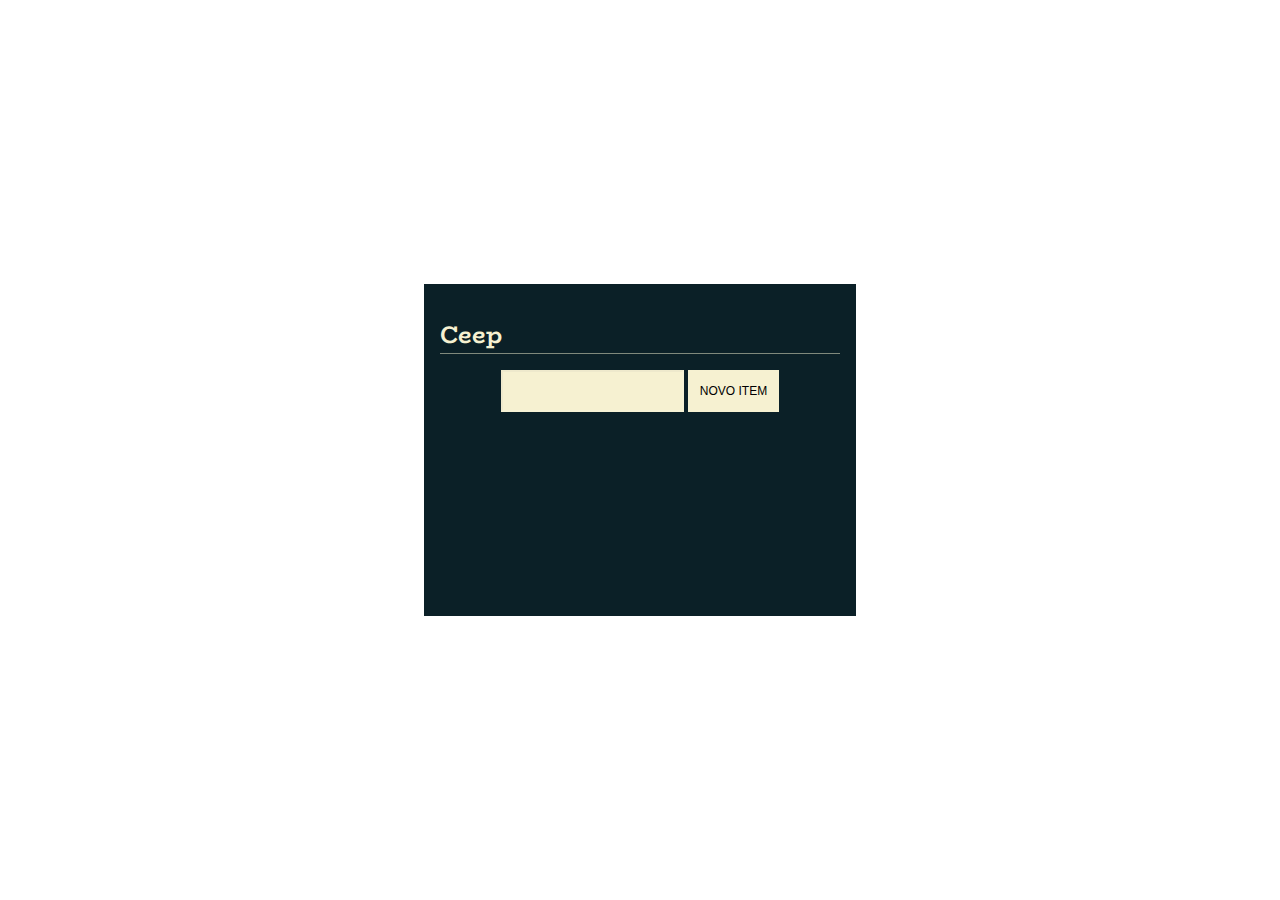
<file: js-dom/projeto_inicial/index.html>
<!DOCTYPE html>
<html lang="en">
<head>
  <meta charset="UTF-8">
  <meta name="viewport" content="width=device-width, initial-scale=1.0">
  <link rel="stylesheet" href="./assets/css/style.css">
  <link rel="stylesheet" href="https://fonts.googleapis.com/css2?family=BioRhyme&amp;family=Space+Mono&amp;display=swap">
  <link rel="stylesheet" href="https://fonts.googleapis.com/icon?family=Material+Icons">
  <title>Ceep</title>
</head>
<body>
  <div class="app">
    <div class="todo-list">
      <h1 class="title">
        Ceep
      </h1>
  
      <form class="form" action="">
        <input class="form-input" type="text" data-form-input>
        <button class="form-button" data-form-button> Novo Item </button>
      </form>

      <ul class="list" data-list>
      
      </ul>
    </div>
    <script type="module" src="./main.js"></script>
</body>
</html>
</file>
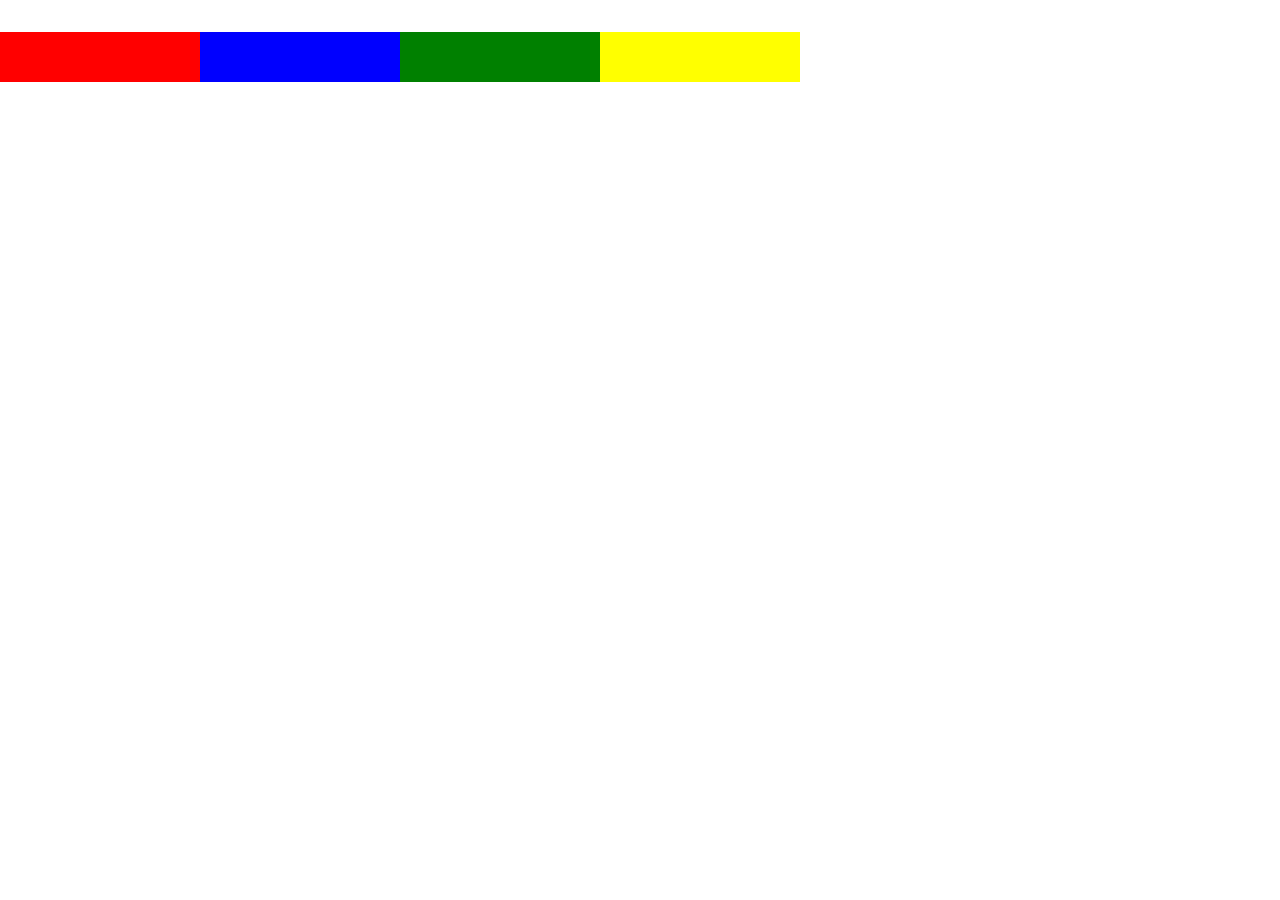
<file: flexbox/maisFlex.html>
<!DOCTYPE html>
<html lang="en">
<head>
  <meta charset="UTF-8">
  <meta http-equiv="X-UA-Compatible" content="IE=edge">
  <meta name="viewport" content="width=device-width, initial-scale=1.0">
  <title>Mais Flex</title>
  <link rel="stylesheet" href="css/maisFlex.css">
</head>
<body>
  <main class="flexContainer">

    <div class="flexItem primeiraRow primeiro"></div>
    <div class="flexItem primeiraRow"></div>
    <div class="flexItem primeiraRow"></div>
    <div class="flexItem primeiraRow"></div>

    <!-- <div class="flexItem segundaRow"></div>
    <div class="flexItem segundaRow"></div>
    <div class="flexItem segundaRow"></div>
    <div class="flexItem segundaRow"></div> -->

</main>
</body>
</html>
</file>
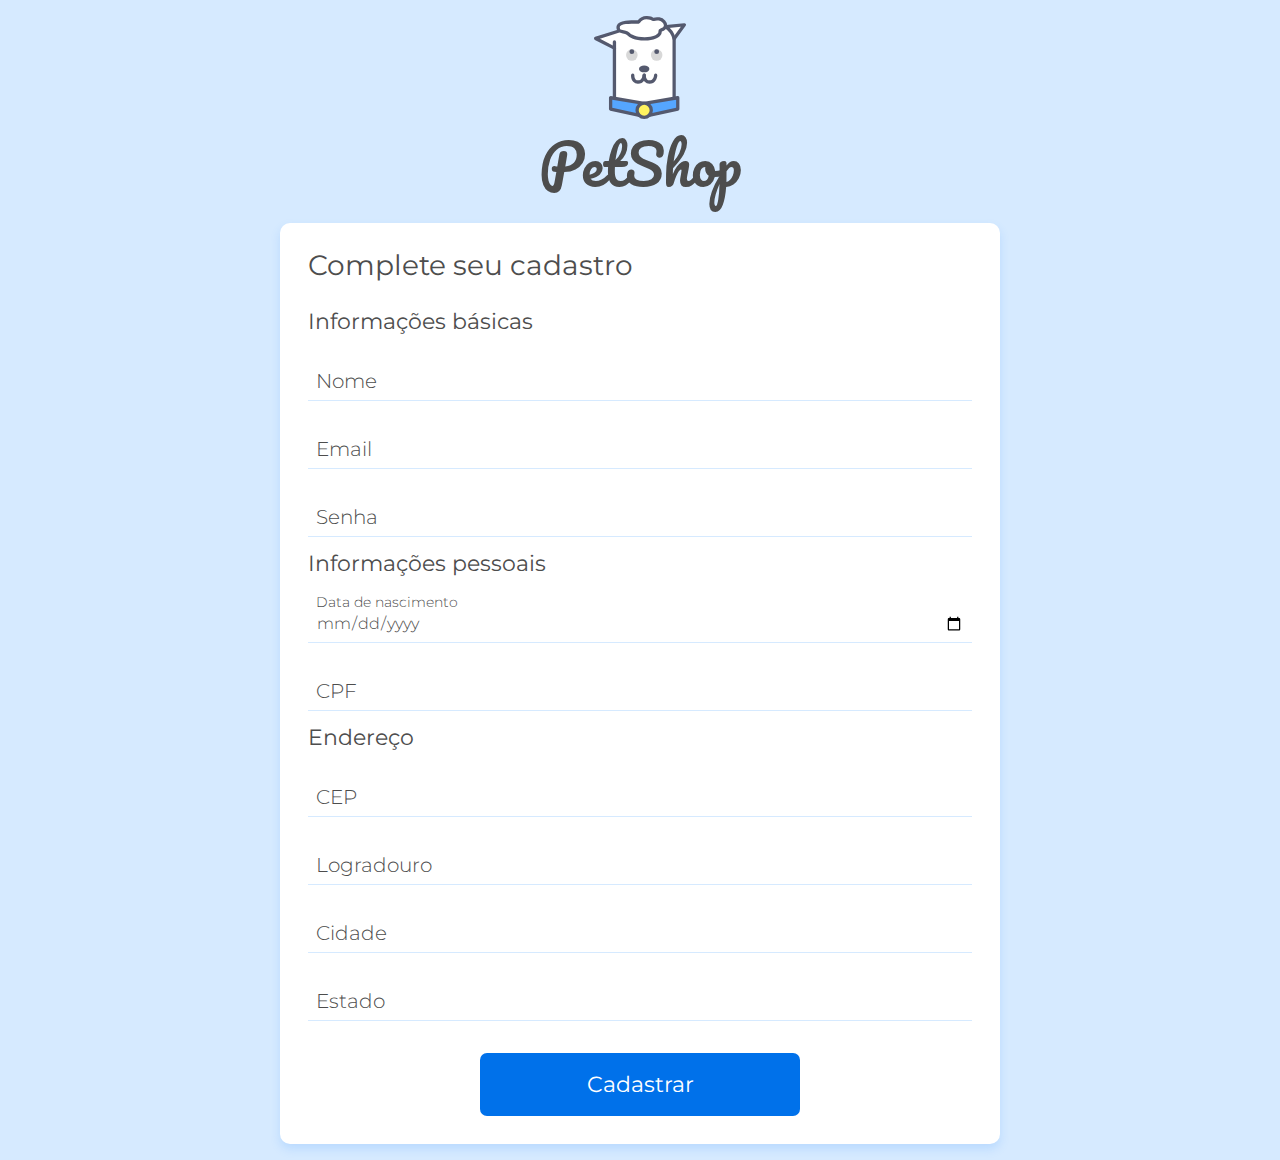
<file: js-web-form/cadastro.html>
<!DOCTYPE html>
<html lang="pt">
<head>
    <meta charset="UTF-8">
    <meta name="viewport" content="width=device-width, initial-scale=1.0">
    <title>Doguito Petshop | Criar conta</title>
    <link href="https://fonts.googleapis.com/css2?family=Montserrat:wght@300;400&display=swap" rel="stylesheet">
    <link href="https://fonts.googleapis.com/css2?family=Pacifico&display=swap" rel="stylesheet"> 
    <link rel="stylesheet" href="./assets/css/base/base.css">
    <link rel="stylesheet" href="./assets/css/cadastro.css">
    <link rel="stylesheet" href="./assets/css/componentes/cartao.css">
    <link rel="stylesheet" href="./assets/css/componentes/inputs.css">
    <link rel="stylesheet" href="./assets/css/componentes/botao.css">
</head>
<body>
    <main class="container flex flex--coluna flex--centro">
        <div class="cadastro-cabecalho">
            <img src="./assets/img/doguito.svg" alt="Logo Doguito" class="cadastro-cabecalho__logo">
            <h1 class="cadastro-cabecalho__titulo">PetShop</h1>
        </div>
        <section class="cartao">
            <h2 class="cartao__titulo">Complete seu cadastro</h2>
            <form action="./cadastro_concluido.html" class="formulario flex flex--coluna">
                <fieldset>
                    <legend class="formulario__legenda">Informações básicas</legend>
                    <div class="input-container">
                        <input name="nome" id="nome" class="input" type="text" placeholder="Nome" data-tipo="nome" required>
                        <label class="input-label" for="nome">Nome</label>
                        <span class="input-mensagem-erro">Este campo não está válido</span>
                    </div>
                    <div class="input-container">
                        <input name="email" id="email" class="input" type="email" placeholder="Email" data-tipo="email" required>
                        <label class="input-label" for="email">Email</label>
                        <span class="input-mensagem-erro">Este campo não está válido</span>
                    </div>
                    <div class="input-container">
                        <input name="senha" id="senha" class="input" type="password" placeholder="Senha" pattern="^(?=.*[a-z])(?=.*[A-Z])(?=.*[0-9])(?!.*[ !@#$%^&*_=+-]).{6,12}$" title="A senha deve conter entre 6 a 12 caracteres, deve conter pelo menos uma letra maiúscula, um número e não deve conter símbolos." data-tipo="senha" required>
                        <label class="input-label" for="senha">Senha</label>
                        <span class="input-mensagem-erro">Este campo não está válido</span>
                    </div>
                </fieldset>
                <fieldset>
                    <legend class="formulario__legenda">Informações pessoais</legend>
                    <div class="input-container">
                        <input name="nascimento" id="nascimento" class="input" type="date" placeholder="Data de nascimento" data-tipo="dataNascimento" required>
                        <label class="input-label" for="nascimento">Data de nascimento</label>
                        <span class="input-mensagem-erro">Este campo não está válido</span>
                    </div>
                    <div class="input-container">
                        <input name="cpf" id="cpf" class="input" type="text" placeholder="CPF" data-tipo="cpf" required>
                        <label class="input-label" for="cpf">CPF</label>
                        <span class="input-mensagem-erro">Este campo não está válido</span>
                    </div>
                </fieldset>
                <fieldset>
                    <legend class="formulario__legenda">Endereço</legend>
                    <div class="input-container">
                        <input name="cep" id="cep" class="input" type="text" placeholder="CEP" pattern="[\d]{5}-?[\d]{3}" data-tipo="cep" required>
                        <label class="input-label" for="cep">CEP</label>
                        <span class="input-mensagem-erro">Este campo não está válido</span>
                    </div>
                    <div class="input-container">
                        <input name="logradouro" id="logradouro" class="input" type="text" placeholder="Logradouro" data-tipo="logradouro" required>
                        <label class="input-label" for="logradouro">Logradouro</label>
                        <span class="input-mensagem-erro">Este campo não está válido</span>
                    </div>
                    <div class="input-container">
                        <input name="cidade" id="cidade" class="input" type="text" placeholder="Cidade" data-tipo="cidade" required>
                        <label class="input-label" for="cidade">Cidade</label>
                        <span class="input-mensagem-erro">Este campo não está válido</span>
                    </div>
                    <div class="input-container">
                        <input name="estado" id="estado" class="input" type="text" placeholder="Estado" data-tipo="estado" required>
                        <label class="input-label" for="estado">Estado</label>
                        <span class="input-mensagem-erro">Este campo não está válido</span>
                    </div>
                </fieldset>
                <button class="botao">Cadastrar</a>
            </form>
        </section>
    </main>
    <script src="./js/app.js" type="module"></script>
</body>
</html>
</file>
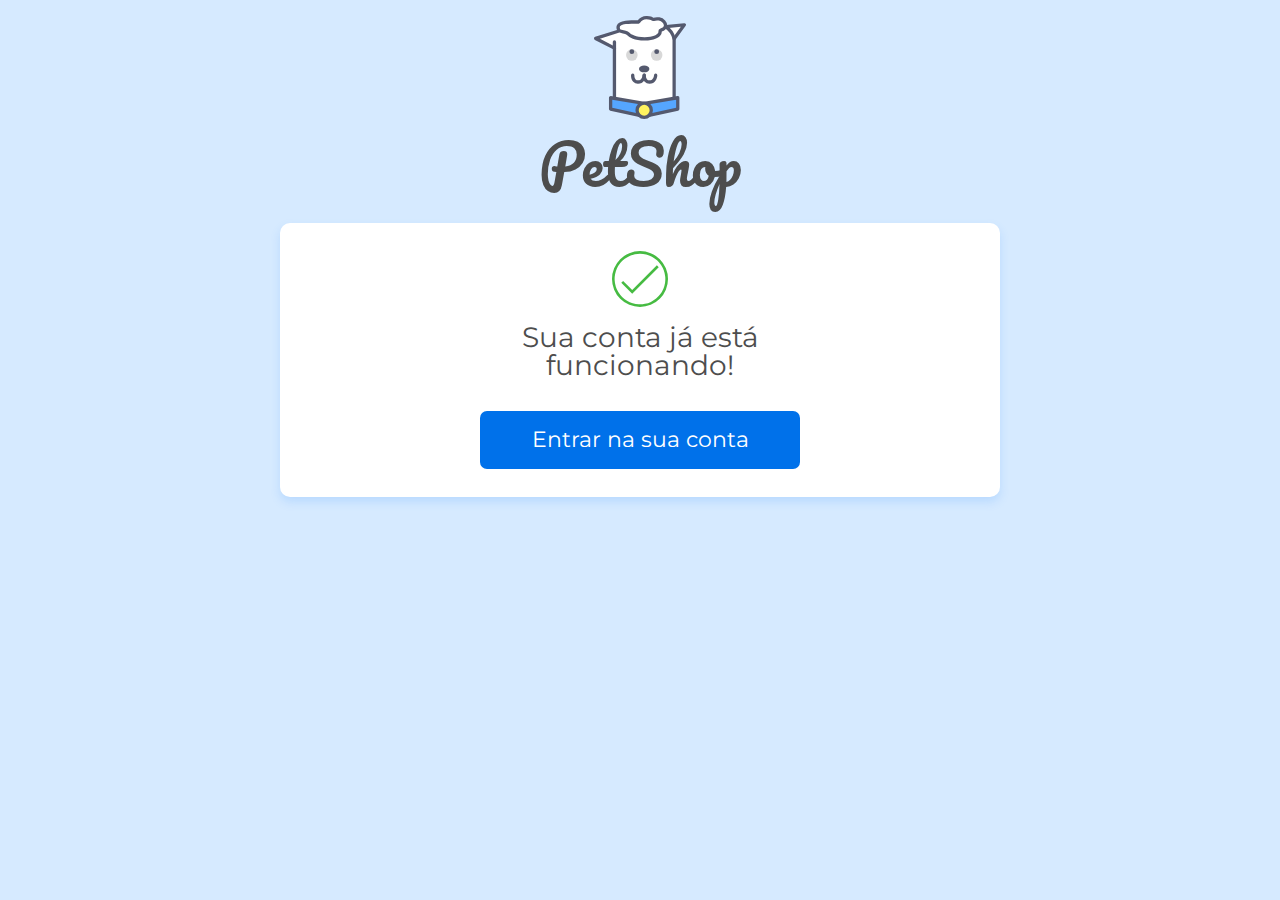
<file: js-web-form/cadastro_concluido.html>
<!DOCTYPE html>
<html lang="pt">
<head>
    <meta charset="UTF-8">
    <meta name="viewport" content="width=device-width, initial-scale=1.0">
    <title>Doguito Petshop | Cadastro concluído</title>
    <link href="https://fonts.googleapis.com/css2?family=Montserrat:wght@300;400&display=swap" rel="stylesheet">
    <link href="https://fonts.googleapis.com/css2?family=Pacifico&display=swap" rel="stylesheet"> 
    <link rel="stylesheet" href="./assets/css/base/base.css">
    <link rel="stylesheet" href="./assets/css/cadastro_concluido.css">
    <link rel="stylesheet" href="./assets/css/componentes/cartao.css">
    <link rel="stylesheet" href="./assets/css/componentes/inputs.css">
    <link rel="stylesheet" href="./assets/css/componentes/botao.css">
</head>
<body>
    <main class="container flex flex--coluna flex--centro">
        <div class="cadastro-cabecalho">
            <img src="./assets/img/doguito.svg" alt="Logo Doguito" class="cadastro-cabecalho__logo">
            <h1 class="cadastro-cabecalho__titulo">PetShop</h1>
        </div>
        <section class="cadastro-cartao cartao">
            <span class="cadastro-cartao__icone-concluido"></span>
            <h1 class="cadastro-cartao__titulo cartao__titulo">Sua conta já está funcionando!</h1>
            <a href="#" class="botao">Entrar na sua conta</a>
        </section>
    </main>
</body>
</html>
</file>
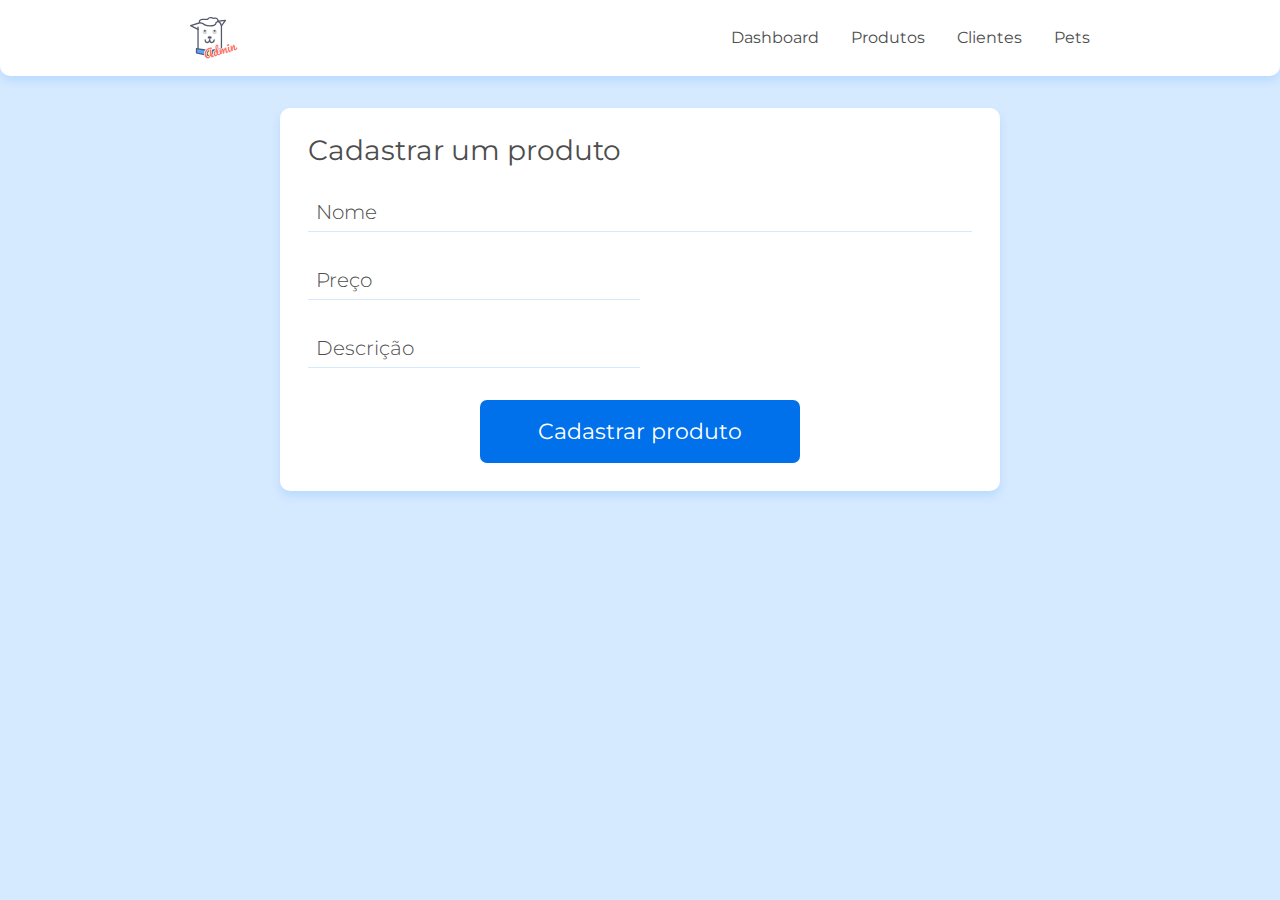
<file: js-web-form/cadastro_produto.html>
<!DOCTYPE html>
<html lang="pt">
  <head>
    <meta charset="UTF-8" />
    <meta name="viewport" content="width=device-width, initial-scale=1.0" />
    <title>Doguito Petshop | Cadastro de produto</title>
    <link
      href="https://fonts.googleapis.com/css2?family=Montserrat:wght@300;400&display=swap"
      rel="stylesheet"
    />
    <link
      href="https://fonts.googleapis.com/css2?family=Pacifico&display=swap"
      rel="stylesheet"
    />
    <link rel="stylesheet" href="./assets/css/base/base.css" />
    <link rel="stylesheet" href="./assets/css/componentes/cabecalho.css" />
    <link rel="stylesheet" href="./assets/css/componentes/cartao.css" />
    <link rel="stylesheet" href="./assets/css/cadastra_cliente.css" />
    <link rel="stylesheet" href="./assets/css/componentes/inputs.css" />
    <link rel="stylesheet" href="./assets/css/componentes/botao.css" />
    <link rel="stylesheet" href="./assets/css/cadastro_produto.css" />
  </head>
  <body>
    <header class="cabecalho container">
      <img
        src="./assets/img/doguitoadm.svg"
        alt="Logo Doguito"
        class="cabecalho__logo"
      />
      <nav>
        <ul class="cabecalho__lista-navegacao">
          <li class="cabecalho__link"><a href="#">Dashboard</a></li>
          <li class="cabecalho__link"><a href="#">Produtos</a></li>
          <li class="cabecalho__link">
            <a href="lista_cliente.html">Clientes </a>
          </li>
          <li class="cabecalho__link"><a href="#">Pets</a></li>
        </ul>
      </nav>
    </header>
    <main class="container flex flex--centro flex--coluna">
      <section class="cartao cadastro">
        <h1 class="cartao__titulo">Cadastrar um produto</h1>
        <form
          action="./cadastro_produto_concluido.html"
          class="flex flex--coluna"
        >
          <div class="input-container">
            <input
              name="nome"
              id="nome"
              class="input"
              type="text"
              placeholder="Nome"
              data-tipo="nome"
              required
            />
            <label class="input-label" for="nome">Nome</label>
            <span class="input-mensagem-erro">Este campo não está válido</span>
          </div>
          <div class="input-container cadastro__preco-container">
            <input
              name="preco"
              id="preco"
              class="input"
              type="text"
              placeholder="Preço"
              data-tipo="preco"
              required
            />
            <label class="input-label" for="preco">Preço</label>
            <span class="input-mensagem-erro">Este campo não está válido</span>
          </div>
          <div class="input-container cadastro__descricao-container">
            <input
              class="input"
              name="descricao"
              id="descricao"
              placeholder="Descrição"
            />
            <label class="input-label" for="descricao">Descrição</label>
            <span class="input-mensagem-erro">Este campo não está válido</span>
          </div>
          <button class="botao">Cadastrar produto</button>
        </form>
      </section>
    </main>
    <script src="./js/app.js" type="module"></script>
    <script src="https://github.com/codermarcos/simple-mask-money/releases/download/v3.0.0/simple-mask-money.js"></script>
  </body>
</html>
</file>
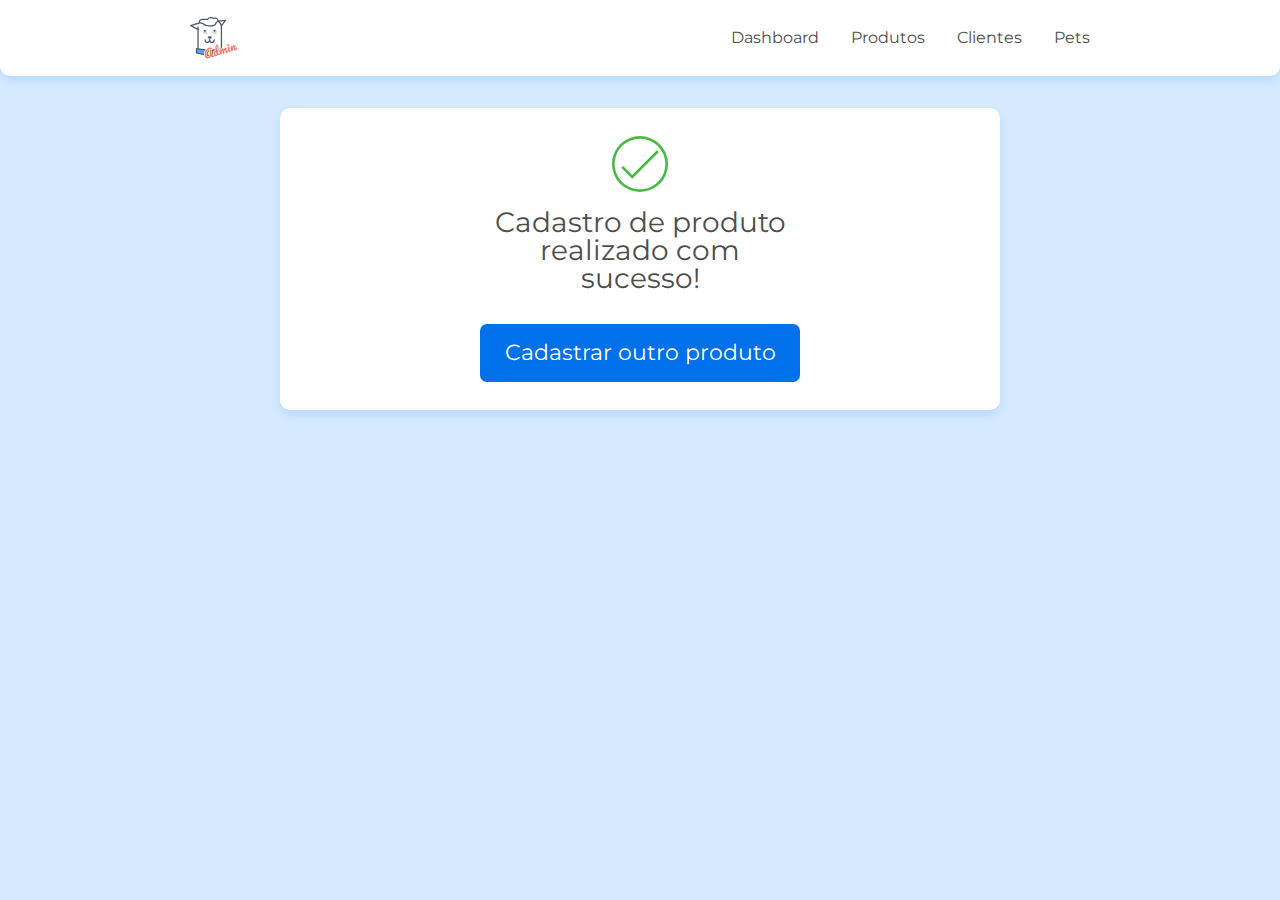
<file: js-web-form/cadastro_produto_concluido.html>
<!DOCTYPE html>
<html lang="pt">
<head>
    <meta charset="UTF-8">
    <meta name="viewport" content="width=device-width, initial-scale=1.0">
    <title>Doguito Petshop | Cadastro concluído</title>
    <link href="https://fonts.googleapis.com/css2?family=Montserrat:wght@300;400&display=swap" rel="stylesheet">
    <link href="https://fonts.googleapis.com/css2?family=Pacifico&display=swap" rel="stylesheet"> 
    <link rel="stylesheet" href="./assets/css/base/base.css">
    <link rel="stylesheet" href="./assets/css/componentes/cabecalho.css">
    <link rel="stylesheet" href="./assets/css/cadastro_concluido.css">
    <link rel="stylesheet" href="./assets/css/componentes/cartao.css">
    <link rel="stylesheet" href="./assets/css/componentes/inputs.css">
    <link rel="stylesheet" href="./assets/css/componentes/botao.css">
</head>
<body>
    <header class="cabecalho container">
        <img src="./assets/img/doguitoadm.svg" alt="Logotipo Doguito" class="cabecalho__logo">
        <nav>
            <ul class="cabecalho__lista-navegacao">
                <li class="cabecalho__link"><a href="#">Dashboard</a></li>
                <li class="cabecalho__link"><a href="#">Produtos</a></li>
                <li class="cabecalho__link"><a href="#">Clientes</a></li>
                <li class="cabecalho__link"><a href="#">Pets</a></li>
            </ul>
        </nav>
    </header>
    <main class="container flex flex--coluna flex--centro">
        <section class="cadastro-cartao cartao">
            <span class="cadastro-cartao__icone-concluido"></span>
            <h1 class="cadastro-cartao__titulo cartao__titulo">Cadastro de produto realizado com sucesso!</h1>
            <a href="./cadastro_produto.html" class="botao">Cadastrar outro produto</a>
        </section>
    </main>
</body>
</html>
</file>
<file: arquitetura-css/assets/css/cabecalho.css>
.cabecalho {
  align-items: center;
  background: #f9f9f9;
  display: flex;
  justify-content: space-between;
  padding-left: 2rem;
  padding-right: 2rem;
}

@media screen and (min-width: 0) {
  .cabecalho {
    justify-content: center;
    padding: 0 1rem;
  }
}

@media screen and (min-width: 768px) {
  .cabecalho {
    padding: 0 5rem;
    justify-content: space-between;
  }
}
</file>
<file: arquitetura-css/assets/css/menu/menu-lista.css>
.menu__lista {
  display: flex;
}
</file>
<file: arquitetura-css/assets/css/menu/menu-item.css>
.menu__item {
  list-style: none;
}

.menu__item:last-child .menu__link {
  margin-right: 0;
}
</file>
<file: arquitetura-css/assets/css/menu/menu-link.css>
.menu__link {
  color: #808080;
  margin-right: 1.25rem;
  text-decoration: none;
  text-transform: lowercase;
}

.menu__link.ativo {
  color: #333333;
  font-weight: bold;
}

.menu__link:hover {
  text-decoration: underline;
}
</file>
<file: arquitetura-css/assets/css/banner/banner.css>
.banner {
  position: relative;
}
</file>
<file: arquitetura-css/assets/css/banner/banner-imagem.css>
.banner__imagem {
  background: url("../../img/banner.jpg") no-repeat center / cover;
  width: 100%;
}

@media screen and (min-width: 0) {
  .banner__imagem {
    height: calc(100vh - 51px);
  }
}

@media screen and (min-width: 768px) {
  .banner__imagem {
    height: calc(100vh - 72px);
  }
}
</file>
<file: arquitetura-css/assets/css/banner/banner-titulo.css>
.banner__titulo {
  color: #fdfdfd;
  font-family: Pacifico, cursive;
  position: absolute;
  left: 50%;
  text-shadow: 0 4px 4px rgba(0, 0, 0, 0.75);
  top: 50%;
  text-align: center;
  transform: translate(-50%, -50%);
  width: 100%;
}

@media screen and (min-width: 0) {
  .banner__titulo {
    font-size: 3rem;
  }
}

@media screen and (min-width: 768px) {
  .banner__titulo {
    font-size: 5.0625rem;
  }
}
</file>
<file: arquitetura-css/assets/css/sobre/sobre.css>
.sobre {
  text-align: center;
}

@media screen and (min-width: 0) {
  .sobre {
    padding: 2.5rem 1rem;
  }
}

@media screen and (min-width: 768px) {
  .sobre {
    padding: 2.5rem;
  }
}
</file>
<file: arquitetura-css/assets/css/sobre/sobre-titulo.css>
.sobre__titulo {
  color: #8d0606;
  font-family: Pacifico, cursive;
}

@media screen and (min-width: 0) {
  .sobre__titulo {
    font-size: 2rem;
  }
}

@media screen and (min-width: 0) {
  .sobre__titulo {
    font-size: 3.1875rem;
  }
}
</file>
<file: arquitetura-css/assets/css/sobre/sobre-descricao.css>
.sobre__descricao {
  color: #595959;
  font-weight: 100;
}

@media screen and (min-width: 0) {
  .sobre__descricao {
    font-size: 1.3rem;
  }
}

@media screen and (min-width: 0) {
  .sobre__descricao {
    font-size: 1.75rem;
  }
}
</file>
<file: arquitetura-css/assets/css/receita/receita-botao.css>
.receita__botao {
  background: #8d0606;
  border: none;
  border-radius: 5px;
  color: #fdfdfd;
  padding: 1rem;
  transition: all .1s ease-in-out;
}

.receita__botao:hover {
  cursor: pointer;
  background: #620404;
}
</file>
<file: arquitetura-css/assets/css/receita/receita-conteudo.css>
.receita__conteudo {
  padding: 1rem;
}
</file>
<file: arquitetura-css/assets/css/receita/receita-descricao.css>
.receita__descricao {
  font-size: 1.1875rem;
  line-height: 1.5;
  text-align: justify;
}
</file>
<file: arquitetura-css/assets/css/receita/receita-imagem.css>
.receita__imagem {
  height: 200px;
}
</file>
<file: arquitetura-css/assets/css/receita/receita-titulo.css>
.receita__titulo {
  font-size: 1.4375rem;
}
</file>
<file: arquitetura-css/assets/css/receita/receita.css>
.receita {
  background: #fdfdfd;
  display: flex;
  flex-direction: column;
  margin-bottom: 5rem;
  
}

@media screen and (min-width: 0) {
  .receita {
    margin-right: 1rem;
    width: 100%;
  }
}

@media screen and (min-width: 768px) {
  .receita {
    margin-right: 2.5rem;
    width: calc(33.33% - 2.5rem);
  }
}
@media screen and (min-width: 992px) {
  .receita {
    margin-right: 5rem;
  width: calc(25% - 5rem);
  }
}
</file>
<file: arquitetura-css/assets/css/receitas.css>
.receitas {
  background: #e5e5e5;
  display: flex;
  flex-wrap: wrap;
}

@media screen and (min-width: 0) {
  .receitas {
  padding: 5rem 0 0 1rem;
  }
}

@media screen and (min-width: 768px) {
  .receitas {
  padding: 5rem 0 0 2.5rem;
  }
}
@media screen and (min-width: 992px) {
  .receitas {
  padding: 5rem 0 0 5rem;
  }
}
</file>
<file: arquitetura-css/assets/css/quemSomos/quemSomos.css>
.quem-somos {
  padding: 5rem;
  text-align: center;
}
</file>
<file: arquitetura-css/assets/css/quemSomos/quemSomos-descricao.css>
.quem-somos__descricao {
  color: #595959;
  font-size: 1.75rem;
  font-weight: 100;
}
</file>
<file: arquitetura-css/assets/css/quemSomos/quemSomos-titulo.css>
.quem-somos__titulo {
  color: #8d0606;
  font-family: Pacifico, cursive;
  font-size: 3.1875rem;
  margin-bottom: 1rem;
}
</file>
<file: arquitetura-css/assets/css/pessoas.css>
.pessoas {
  display: flex;
  justify-content: space-around;
  padding-top: 3rem;
}

@media screen and (min-width: 0) {
  .pessoas {
    flex-direction: column;
  }
}

@media screen and (min-width: 768px) {
  .pessoas {
    flex-direction: row;
  }
}
</file>
<file: arquitetura-css/assets/css/pessoa/pessoa.css>
.pessoa {
  display: flex;
  flex-direction: column;
}

@media screen and (min-width: 0) {
  .pessoa {
margin-bottom: 2rem;
  }
}

@media screen and (min-width: 768px) {
  .pessoa {
margin-bottom: 0;
  }
}
</file>
<file: arquitetura-css/assets/css/pessoa/pessoa-funcao.css>
.pessoa__funcao {
  color: #595959;
  font-size: 1.25rem;
  text-transform: lowercase;
}
</file>
<file: arquitetura-css/assets/css/pessoa/pessoa-imagem.css>
.pessoa__imagem {
  background-position: center;
  background-repeat: no-repeat;
  background-size: cover;
  border-radius: 100%;
  height: 300px;
  margin: 0 auto;
  width: 300px;
}

.pessoa__imagem--roberta {
  background-image: url('../../img/pessoas/roberta.jpg');
}

.pessoa__imagem--marcela {
  background-image: url('../../img/pessoas/marcela.jpg');
}

.pessoa__imagem--andreia {
  background-image: url('../../img/pessoas/andreia.jpg');
}
</file>
<file: arquitetura-css/assets/css/pessoa/pessoa-nome.css>
.pessoa__nome {
  color: #8d0606;
  font-family: Pacifico, cursive;
  font-size: 2rem;
  margin: 1rem 0;
}
</file>
<file: arquitetura-css/assets/css/rodape.css>
.rodape {
  background: #bfbfbf;
  color: #fdfdfd;
  text-align: right;
  padding: 1.5625rem 5rem;
  text-transform: lowercase;
}
</file>
<file: arquitetura-css/assets/css/logo.css>
@media screen and (min-width: 0) {
  .logo {
    display: none;
  }
}

@media screen and (min-width: 768px) {
  .logo {
    display: block;
  }
}
</file>
<file: flexbox/css/style.css>
body {
	background-color: #F2F5F7;
	font-family: 'Open Sans',Arial,sans-serif;
}

.container {
	width: 94%;
	margin: 0 auto;
}

.cabecalhoPrincipal {
	background-color: #FFF;
	padding: 20px 0;
}

.cabecalhoPrincipal-titulo {
	font-weight: bold;
	font-size: 2em;
	margin-bottom: 20px;
}

.cabecalhoPrincipal-titulo a {
	text-decoration: none;
	color: inherit;
}

.cabecalhoPrincipal-nav-link {
	padding: 10px;
	margin-bottom: 10px;
	color: #9799A6;
	background-color: #FFF;
	text-decoration: none;
	transition: .5s;
	display: block;

	border-bottom: 1px solid #9799A6;
}

.conteudoPrincipal {
	margin-top: 20px;
	margin-bottom: 20px;
}

.subtitulo {
	font-weight: bold;
	font-size: 32px;
	margin-bottom: 10px;
	text-align: center;
}

.conteudoPrincipal-cursos-link {
	height: 100px;
	background-color: #FFF;
	text-align: center;
	margin: 1%;
	transition: .3s;
	box-shadow: 2px 2px 2px #CCC;
	position: relative;
}

.conteudoPrincipal-cursos-link a {
	text-decoration: none;
	color: #000;
	font-weight: bold;
	display: block;
	width: 100%;
	height: 100%;
	position: absolute;
	top: 0;
	left: 0;
}

.conteudoPrincipal-cursos-link:hover {
	box-shadow: 4px 4px 4px #CCC;
}

.conteudoPrincipal-cursos-link a:before {
	content: '';
	display: block;
	width: 50px;
	height: 50px;
	margin: 10px auto;
}

.conteudoPrincipal-cursos-link:nth-child(even) a:before {
	background: url(../img/background1.svg) no-repeat;	
}

.conteudoPrincipal-cursos-link:nth-child(odd) a:before {
	background: url(../img/background2.svg) no-repeat;
}


.rodapePrincipal {
	background-color: #324C64;
	padding-top: 20px;
}

.rodapePrincipal .subtitulo {
	color: #FFF;
}

.rodapePrincipal-navMap-link {
	text-decoration: none;
	color: #FFF;
	margin-top: 10px;
}

.rodapePrincipal-navMap-link {
	font-size: .9em;
}

.navmap-list-title {
	font-weight: 700;
	font-size: 1.3em;
	margin: .9em 0;
	padding-left: .3em;
	padding-top: .2em;
	padding-bottom: .2em;
}

.navmap-list-title + .rodapePrincipal-navMap-link {
	margin-top: 0;
}

.navmap-list-title-bancoDeDados { color: #EC6E5A; border-left: 4px solid #EC6E5A; }
.navmap-list-title-framework { color: #AD85BF; border-left: 4px solid #AD85BF; }
.navmap-list-title-frontend { color: #5EC6F3; border-left: 4px solid #5EC6F3; }
.navmap-list-title-backend { color: #25D285; border-left: 4px solid #25D285; }

.rodapePrincipal-patrocinadores {
	margin-top: 30px;
	background: #F2F5F7;
	padding: 20px 0;
}

.rodapePrincipal-contatoForm {
	margin-top: 20px;
	text-align: center;
}

.rodapePrincipal-contatoForm label[for=email-contato] {
	font-weight: bold;
	font-size: 14px;
	color: #000;
	margin-bottom: 5px;
	display: block;
}

.rodapePrincipal-contatoForm-emailInput {
	border-top-left-radius: 5px;
	border-bottom-left-radius: 5px;
	padding: 10px;
}

.rodapePrincipal-contatoForm-submit {
	border-top-right-radius: 5px;
	border-bottom-right-radius: 5px;
	background-color: #4DBA7A;
	color: #FFF;
	cursor: pointer;
	
}

.rodapePrincipal-contatoForm-submit,
.rodapePrincipal-contatoForm-emailInput {
	outline: 0;
	border: 1px solid #4DBA7A;
	box-sizing: border-box;
	font-size: 16px;
}

.videoSobre {
	background-color: #5E9EDC;
	padding: 25px 0;

}

.videoSobre-video {
	max-width: 100%;
}

.videoSobre .container {
	color: #FFF;
}

.videoSobre-sobre-title {
	font-size: 1.2em;
	font-weight: bolder;
}

.videoSobre-sobre {
	font-size: 1.3em;
	line-height: 2;
}

.videoSobre-button {
	border-radius: 8px;
	background-color: #ec6e5a;
	display: block;
	color: #FFF;
	border: none;
	height: 50px;
	font-size: .8em;
	outline: none;
}

.rodapePrincipal-contatoForm-legend {
	margin-bottom: 10px;
}

@media(min-width: 769px) {

	.container {
		width: 85%;	
	}

	.subtitulo {
		text-align: left;
	}

	.cabecalhoPrincipal-nav-link {
		border-radius: 5px;
		border: 1px solid #9799A6;
	}

	.cabecalhoPrincipal-nav-link:hover {
		color: #FFF;
		background-color: #9799A6;
	}

	.cabecalhoPrincipal-titulo {
		margin: 0;
	}

	.cabecalhoPrincipal-nav {
		width: auto;
	}

	.cabecalhoPrincipal-nav-link {
		width: auto;
		margin: 0 0 0 10px;
	}

	.rodapePrincipal-contatoForm {
		margin-top: 0;
		text-align: left;
	}

	.conteudoPrincipal-cursos-link:nth-child(3n) {
		margin-right: 0;
	}

	.conteudoPrincipal-cursos-link:nth-child(3n+1) {
		margin-left: 0;
	}

}

@media(min-width: 1000px) {
	.conteudoPrincipal-cursos-link {
		margin: 1.333%;
	}

	.conteudoPrincipal-cursos-link:nth-child(3n) {
		margin-right: 1.33%;
	}

	.conteudoPrincipal-cursos-link:nth-child(3n+1) {
		margin-left: 1.333%;
	}

	.conteudoPrincipal-cursos-link:nth-child(4n) {
		margin-right: 0;
	}

	.conteudoPrincipal-cursos-link:nth-child(4n+1) {
		margin-left: 0;
	}

	.videoSobre-sobre {
		margin-left: 1.5em;
	}

}
</file>
<file: flexbox/css/flexbox.css>
.cabecalhoPrincipal .container {
  display: flex;
  align-items: center;
  justify-content: space-between;
}

.cabecalhoPrincipal-nav {
  display: flex;
}

.rodapePrincipal-patrocinadores .container {
  display: flex;
  justify-content: space-between;
}

.rodapePrincipal-patrocinadores-list {
  display: flex;
  align-items: center;
  justify-content: space-around;
  width: 70%;
  margin-right: 5%;
}

.rodapePrincipal-contatoForm {
  width: 25%;
}

.rodapePrincipal-contatoForm-fieldset {
  display: flex;
}

.rodapePrincipal-navMap-list {
  display: flex;
  /* flex-direction: column;
  flex-wrap: wrap; */
  flex-flow: column wrap;
  height: 260px;
}

.conteudoPrincipal-cursos {
  display: flex;
  flex-wrap: wrap;
}

.conteudoPrincipal-cursos-link {
  width: 23%;
  margin: 1%;
}

.conteudoPrincipal-cursos-link:nth-child(4n) {
  margin-right: 0;
}

.conteudoPrincipal-cursos-link:nth-child(4n + 1) {
  margin-left: 0;
}

.videoSobre .container {
  display: flex;
}

.videoSobre-sobre {
  text-align: center;
  display: flex;
  flex-direction: column;
  flex-grow: 2;
}

.videoSobre-sobre-list {
  flex-grow: 1;
}

.videoSobre -video {
  flex-grow: 1;
  flex-shrink: 2;
}

/* ------- mobile --------- */

@media (max-width: 768px) {
  .cabecalhoPrincipal-nav {
    flex-direction: column;
  }

  .cabecalhoPrincipal .container {
    flex-direction: column;
    align-items: initial;
    text-align: center;
  }

  .conteudoPrincipal-cursos {
    flex-direction: column;
  }

  .conteudoPrincipal-cursos-link {
    width: 100%;
  }

  .videoSobre .container {
    flex-direction: column;
  }

  .videoSobre-video {
    margin: 0 auto;
  }

  .rodapePrincipal-navMap-list {
    height: auto;
  }

  .rodapePrincipal-patrocinadores .container {
    flex-direction: column;
    align-items: center;
  }

  .rodapePrincipal-patrocinadores-list {
    margin: 0;
    width: 100%;
  }

  .rodapePrincipal-contatoForm {
    width: 100%;
  }

  .rodapePrincipal-contatoForm-fieldset {
    justify-content: center;
  }

  .cabecalhoPrincipal-nav-link-app {
    order: -1;
  }
}
</file>
<file: grid/assets/css/style.css>
.app {
  background: #f1f1f1;
  display: grid;
  font-family: Arial, Helvetica, sans-serif;
  grid-template-areas:
    "cabecalho"
    "conteudo"
    "rodape";
  grid-template-columns: auto;
  grid-template-rows: 50px auto auto;
}

.cabecalho {
  align-items: center;
  display: flex;
  grid-area: cabecalho;
  padding: 0 2rem;
}

.conteudo {
  grid-area: conteudo;
  padding: 0 2rem;
}

.rodape {
  background: #fdfdfd;
  color: #333333;
  font-size: .8rem;
  grid-area: rodape;
  padding: 1rem;
  text-align: center;
}
</file>
<file: grid/assets/css/destaques.css>
.caixa {
  align-items: flex-end;
  display: flex;
  justify-content: center;
}

.destaques {
  display: grid;
  grid-gap: .2rem;
  grid-template-columns: 25% 25% 25% 25%;
  grid-template-rows: 33.33% 33.33% 33.33%;
  height: calc(100vh - 50px);
}

.destaques__titulo {
  background: rgba(0, 0, 0, .5);
  color: #fdfdfd;
  padding: .6rem;
  text-align: center;
  width: 100%;
}

.destaques__principal {
  background: url("../img/fortnite.jpg") center / cover no-repeat;
  grid-row: 1 / 3;
}

.destaques__secundario:nth-child(2) {
  background: url("../img/pubg.jpg") center / cover no-repeat;
}

.destaques__secundario:nth-child(3) {
  background: url("../img/slack.png") center / cover no-repeat;
}

.destaques__secundario:nth-child(4) {
  background: url("../img/whatsapp.png") center / cover no-repeat;
}

.destaques__secundario:nth-child(5) {
  background: url("../img/cs-go.jpg") center / cover no-repeat;
}

.destaques__categorias {
  grid-row: 3 / 3;
}

.destaques__categorias___lista {
  display: flex;
  flex-wrap: wrap;
  height: 100%;
  justify-content: space-between;
}

.destaques__categorias___item {
  align-items: center;
  background: #fdfdfd;
  border-left: #333333;
  display: flex;
  padding: 1rem;
  width: 50%;
}

.destaques__categorias___link {
  color: inherit;
}
</file>
<file: grid/assets/css/populares.css>
.populares {
  padding: 3rem 0;
}

.populares__conteudo {
  display: flex;
  flex-wrap: wrap;
  grid-area: conteudo;
  padding: 1rem 0;
}

.populares__card {
  background: #fdfdfd;
  display: grid;
  grid-template-areas:
    "card-imagem"
    "card-corpo";
  grid-template-columns: 100%;
}

.populares__card:last-child {
  margin-right: 0;
}

.populares__card___imagem {
  grid-area: card-imagem;
  height: 100%;
  width: 100%;
}

.populares__card___corpo {
  display: grid;
  grid-area: card-corpo;
  grid-row-gap: 0.5rem;
  grid-template-areas:
    "card-cabecalho"
    "card-conteudo";
  grid-template-rows: 50px auto;
  padding: 0.75rem;
}

.populares__card___titulo {
  color: #333333;
  font-size: 1.5rem;
}

.populares__card___data {
  color: #808080;
  font-size: 0.9rem;
}

.populares__card___descricao {
  color: #333333;
  line-height: 1.5;
  margin: 1rem 0;
  text-align: justify;
}

.populares__titulo {
  font-weight: 500;
}

.populares__icone {
  margin-right: 0.25rem;
}

.populares__cabecalho {
  border-bottom: 1px solid #dcdcdc;
  display: flex;
  justify-content: space-between;
}

.populares__botao {
  background: transparent;
  border: none;
  color: #333333;
}
</file>
<file: grid/assets/css/menu.css>
.menu__link {
  color: #333333;
  padding: .5rem 1rem;
}

.menu__link:hover, .menu__link.ativo {
  border-bottom: 2px solid #0073e6;
}
</file>
<file: grid/assets/css/responsivo.css>
@media screen and (min-width: 0) {
  .destaques__principal,
  .destaques__categorias {
    grid-column: 1 / 5;
  }
  .destaques__secundario:nth-child(2) {
    display: none;
    grid-column: none;
    grid-row: none;
  }
  .destaques__secundario:nth-child(3) {
    display: none;
    grid-column: none;
    grid-row: none;
  }
  .destaques__secundario:nth-child(4) {
    display: none;
    grid-column: none;
    grid-row: none;
  }

  .destaques__secundario:nth-child(5) {
    display: none;
    grid-column: none;
    grid-row: none;
  }

  .populares__conteudo {
    flex-direction: column;
  }

  .populares__card {
    grid-template-rows: 150px auto;
    margin-bottom: 3rem;
    margin-right: 0;
    width: 100%;
  }
}

@media screen and (min-width: 768px) {
  .destaques__principal {
    grid-column: 1 / 4;
  }
  .destaques__secundario:nth-child(2) {
    display: flex;
    grid-column: 4 / 4;
    grid-row: 1 / 1;
  }
  .destaques__secundario:nth-child(3) {
    display: flex;
    grid-column: 4 / 4;
    grid-row: 2 / 2;
  }
  .destaques__secundario:nth-child(4) {
    display: flex;
    grid-column: 4 / 4;
    grid-row: 3 / 3;
  }

  .destaques__secundario:nth-child(5) {
    display: flex;
    grid-column: 3 / 3;
    grid-row: 3 / 3;
  }

  .destaques__categorias {
    grid-column: 1 / 3;
  }

  .populares__conteudo {
    flex-direction: row;
  }

  .populares__card {
    grid-template-rows: 173px auto;
    margin-bottom: 3rem;
    margin-right: 1rem;
    width: calc(50% - 1rem);
  }
}

@media screen and (min-width: 992px) {
  .populares__card {
    width: calc(33.33% - 1rem);
  }
}

@media screen and (min-width: 1200px) {
  .populares__card {
    margin-bottom: 0;
    width: calc(20% - 1rem);
  }
}
</file>
<file: js-dom/projeto_inicial/assets/css/style.css>
body {
  margin: 0;
}

.app {
  display: flex;
  align-items: center;
  justify-content: center;
  width: 100vw;
  min-height: 100vh;
}

.todo-list {
  background-color: #0B2027;
  font-family: "Space Mono", monospace;
  padding: 1rem;
  min-width: 400px;
  min-height: 300px;
}

.title {
  border-bottom: 1px solid rgba(246, 241, 209, 0.5);
  font-size: 1.5rem;
  font-family: "BioRhyme", serif;
  color: #F6F1D1;
}

.form {
  display: flex;
  justify-content: center;
}

.form-input,
.form-button {
  border-radius: 0;
  padding: 0.75rem;
  font-size: 0.75rem;
}

.form-input {
  outline: none;
  background-color: #F6F1D1;
  border-color: rgba(255, 255, 255, 0.1);
}

.form-button {
  border: 1px;
  background: #F6F1D1;
  text-transform: uppercase;
  cursor: pointer;
  margin-left: 0.25rem;
}

.form-button:hover {
  color: #F6F1D1;
  background: rgba(246, 241, 209, 0.1);
}

body {
  margin: 0;
}

.app {
  display: flex;
  align-items: center;
  justify-content: center;
  width: 100vw;
  min-height: 100vh;
}

.todo-list {
  background-color: #0B2027;
  font-family: "Space Mono", monospace;
  padding: 1rem;
  min-width: 400px;
  min-height: 300px;
}

.title {
  border-bottom: 1px solid rgba(246, 241, 209, 0.5);
  font-size: 1.5rem;
  font-family: "BioRhyme", serif;
  color: #F6F1D1;
}

.form {
  display: flex;
  justify-content: center;
}
.form-input, .form-button {
  border-radius: 0;
  padding: 0.75rem;
  font-size: 0.75rem;
}
.form-input {
  outline: none;
  background-color: #F6F1D1;
  border-color: rgba(255, 255, 255, 0.1);
}
.form-button {
  border: 1px;
  background: #F6F1D1;
  text-transform: uppercase;
  cursor: pointer;
  margin-left: 0.25rem;
}
.form-button:hover {
  color: #F6F1D1;
  background: rgba(246, 241, 209, 0.1);
}

.list {
  padding: 0;
  list-style: none;
  width: 100%;
}

.task {
  background-color: rgba(255, 255, 255, 0.1);
  color: #F6F1D1;
  display: flex;
  justify-content: space-between;
  margin-bottom: 0.5rem;
  padding: 1rem 3rem;
}

.check-button, .delete-button {
  background-color: #F6F1D1;
  border: none;
  box-shadow: 0 0 8px rgba(0, 0, 0, 0.1);
  outline: none;
  border-radius: 2px;
  cursor: pointer;
}

.task.done .check-button {
  background-color: #46494C;
  color: #F6F1D1;
}

.check-icon {
  display: block;
  padding: 1px;
  width: 10px;
  height: 10px;
  background-color: transparent;
  border-radius: 50%;
}

.task.done .check-icon {
  background-color: #0B2027;
}

.content {
  margin: 0;
}

.task.done .content {
  text-decoration: line-through;
}

/*# sourceMappingURL=style.css.map */
</file>
<file: flexbox/css/maisFlex.css>
.flexContainer:last-child { margin-top: 2em;}
body {margin: 0; padding: 0;}
div {height: 50px; width: 50px;}
div:nth-child(1) {background-color: red;}
div:nth-child(2) {background-color: blue; }
div:nth-child(3) {background-color: green; }
div:nth-child(4) {background-color: yellow; }
div:nth-child(5) {background-color: pink; }
div:nth-child(6) {background-color: black; }
div:nth-child(7) {background-color: orange; }
div:nth-child(8) {background-color: silver; }

.flexContainer {
  display: flex;
  /* justify-content: space-around;
  align-items: center;
  flex-direction: column; */
}

.flexItem {
  /* flex-grow: 2; */
  /* flex-shrink: 1; */
  flex: 0 1 200px;
  /* flex-basis: 25%; */
}

.primeiro {
  /* flex-grow: 3; */
  /* flex-shrink: 2; */
  /* flex-basis: 25%; */
  width: 25%;
}

/* 100 / 5 = 20 */
</file>
<file: js-web-form/assets/css/cadastro.css>
.cadastro-cabecalho {
    display: flex;
    flex-direction: column;
    align-items: center;

    padding-top: 1rem;
}

.cadastro-cabecalho__logo {
    width: 2.625rem;
    margin-bottom: 0.5rem;
}

.cadastro-cabecalho__titulo {
    font-family: var(--fonte-familia-logo);
    font-size: var(--fonte-tamanho-logo);
    margin-bottom: 1rem;
}

@media(min-width: 800px) {
    .cadastro-cabecalho__logo {
        width: 5.75rem;
        margin-bottom: 1rem;
    }

    .cadastro-cabecalho__titulo {
        margin-bottom: 2rem;
    }
}
</file>
<file: js-web-form/assets/css/componentes/cartao.css>
.cartao {
    background-color: var(--cor-contraste-claro);
    border-radius: 10px;
    box-shadow: var(--sombra);
    width: 100%;
    max-width: 45rem;
    padding: 1.75rem;
    box-sizing: border-box;
    margin-bottom: 1rem;
}

.cartao__titulo {
    font-size: var(--fonte-tamanho-cartao-titulo);
    margin-bottom: 1rem;
}
</file>
<file: js-web-form/assets/css/componentes/inputs.css>
.formulario {
    margin-top: 2rem;
}

.formulario__legenda {
    font-size: var(--fonte-tamanho-formulario-fieldset);

    margin-bottom: 1rem;
}

.input-container {
    font-weight: var(--fonte-peso-input);
    position: relative;
    margin-bottom: 1rem;
    display: flex;
    flex-direction: column;
    justify-content: flex-end;
    box-sizing: border-box;
}

.input {
    box-sizing: border-box;
    border-bottom: 1px solid var(--cor-secundaria);
    padding: 1.375rem 0.5rem 0.5rem;
    height: 3.25rem;
    width: 100%;
}

.input::placeholder {
    visibility: hidden;
    color: #00000000;
}

.input:focus {
    outline: none;
}

.input-label {
    position: absolute;
    top: 1.375rem;
    left: 0.5rem;
    font-size: var(--fonte-tamanho-input-label);

    transition: all .25s;
}

.input:not(:placeholder-shown) + .input-label, .input:focus + .input-label {
    font-size: 0.875rem;
    top: 0.25rem;
    transition: all .25s;
}

.input-container--invalido {
    margin-bottom: 0.5rem;
}

.input-container--invalido .input {
    border: 1px solid var(--cor-aviso);
    border-radius: 7px;
}

.input-container--invalido .input-label {
    color: var(--cor-aviso);
}

.input-mensagem-erro {
    display: none;
}

.input-container--invalido .input-mensagem-erro {
    color: var(--cor-aviso);
    display: block;
    margin-top: 0.5rem;
    padding-left: 0.5rem;
}

.textarea {
    box-sizing: border-box;
    border: 1px solid var(--cor-secundaria);
    padding: 0.5rem;    
    border-radius: 7px;
    width: 100%;
    min-height: 3rem;
}

.textarea-container {
    position: relative;
    margin-top: 2rem;
    margin-bottom: 1rem;
    font-weight: var(--fonte-peso-input);
}

.textarea::placeholder {
    visibility: hidden;
}

.textarea:focus {
    outline: none;
}

.textarea-label {
    position: absolute;
    top: 0.5rem;
    left: 0.5rem;
    font-size: var(--fonte-tamanho-input-label);
    transition: all 0.25s;
}

.textarea:not(:placeholder-shown) + .textarea-label, .textarea:focus + .textarea-label {
    font-size: 0.875rem;
    top: -1.25rem;
    transition: all 0.25s;
}

.textarea-container--invalido {
    margin-bottom: 0.5rem;
}

.textarea-container--invalido .textarea {
    border: 1px solid var(--cor-aviso);
}

.textarea-container--invalido .textarea-label {
    color: var(--cor-aviso);
}

.textarea-mensagem-erro {
    display: none;
}

.textarea-container--invalido .textarea-mensagem-erro {
    display: block;
    color: var(--cor-aviso);
    margin-top: 0.5rem;
    padding-left: 0.5rem;
}
</file>
<file: js-web-form/assets/css/componentes/botao.css>
.botao {
    display: block;
    background-color: var(--cor-primaria);
    border-radius: 7px;
    width: 100%;
    margin-top: 1rem;
    max-width: 20rem;
    padding: 1.125rem;
    box-sizing: border-box;
    color: var(--cor-contraste-claro);
    font-size: var(--fonte-tamanho-botao);
    align-self: center;
    text-align: center;
}

.botao-simples {
    border: none;
    background-color: unset;
}

.botao-simples--adicionar {
    color: var(--cor-primaria);
}

.botao-simples--excluir {
    color: var(--cor-aviso);
}

.botao-simples--editar {
    color: var(--cor-sucesso);
}
</file>
<file: js-web-form/assets/css/cadastro_concluido.css>
.cadastro-cabecalho {
    display: flex;
    flex-direction: column;
    align-items: center;

    padding-top: 1rem;
}

.cadastro-cabecalho__logo {
    width: 2.625rem;
    margin-bottom: 0.5rem;
}

.cadastro-cabecalho__titulo {
    font-family: var(--fonte-familia-logo);
    font-size: var(--fonte-tamanho-logo);
    margin-bottom: 1rem;
}

.cadastro-cartao {
    display: flex;
    flex-direction: column;
    align-items: center;
    text-align: center;
}

.cadastro-cartao__icone-concluido {
    display: block;
    width: 3.5rem;
    height: 3.5rem;

    margin-bottom: 1rem;

    background-image: url(../img/checkmark.svg);
    background-size: cover;
    background-repeat: no-repeat;
}

.cadastro-cartao__titulo {
    max-width: 20rem;
}


@media(min-width: 800px) {
    .cadastro-cabecalho__logo {
        width: 5.75rem;
        margin-bottom: 1rem;
    }

    .cadastro-cabecalho__titulo {
        margin-bottom: 2rem;
    }
}
</file>
<file: js-web-form/assets/css/componentes/cabecalho.css>
.cabecalho {
    background-color: var(--cor-contraste-claro);
    border-radius: 0 0 10px 10px;
    box-shadow: var(--sombra);
    display: flex;
    justify-content: space-between;
    align-items: center;
    height: 4.75rem;
    margin-bottom: 2rem;
}

.cabecalho__logo {
    width: 3rem;
}

.cabecalho__lista-navegacao {
    display: flex;
}

.cabecalho__link {
    margin-left: 2rem;
}
</file>
<file: js-web-form/assets/css/cadastra_cliente.css>
.cadastro {
    display: flex;
    flex-direction: column;
}
</file>
<file: js-web-form/assets/css/cadastro_produto.css>
.cadastro__descricao {
    height: 15.75rem;
}

.cadastro__preco-container, .cadastro__descricao-container {
    width: 50%;
}
</file>
<file: js-web-form/assets/css/base/base.css>
@import url(_reset.css);
@import url(_variaveis.css);

body {
	background-color: var(--cor-secundaria);
	color: var(--cor-contraste-escuro);
	font-family: var(--fonte-familia-corpo);
	overflow-x: hidden;
}

.container { 
	padding-right: 1rem;
	padding-left: 1rem;
}

.flex {
	display: flex;
}

.flex--centro {
	align-items: center;
	justify-content: center;
}

.flex--coluna {
	flex-direction: column;
}

@media(min-width: 800px) {
  .container {
		padding-right: 2.5rem;
		padding-left: 2.5rem;	
	}
}

@media(min-width: 1200px) {
	.container {
		padding-left: calc((100vw - 900px)/2);
		padding-right: calc((100vw - 900px)/2);
	}
}
</file>
